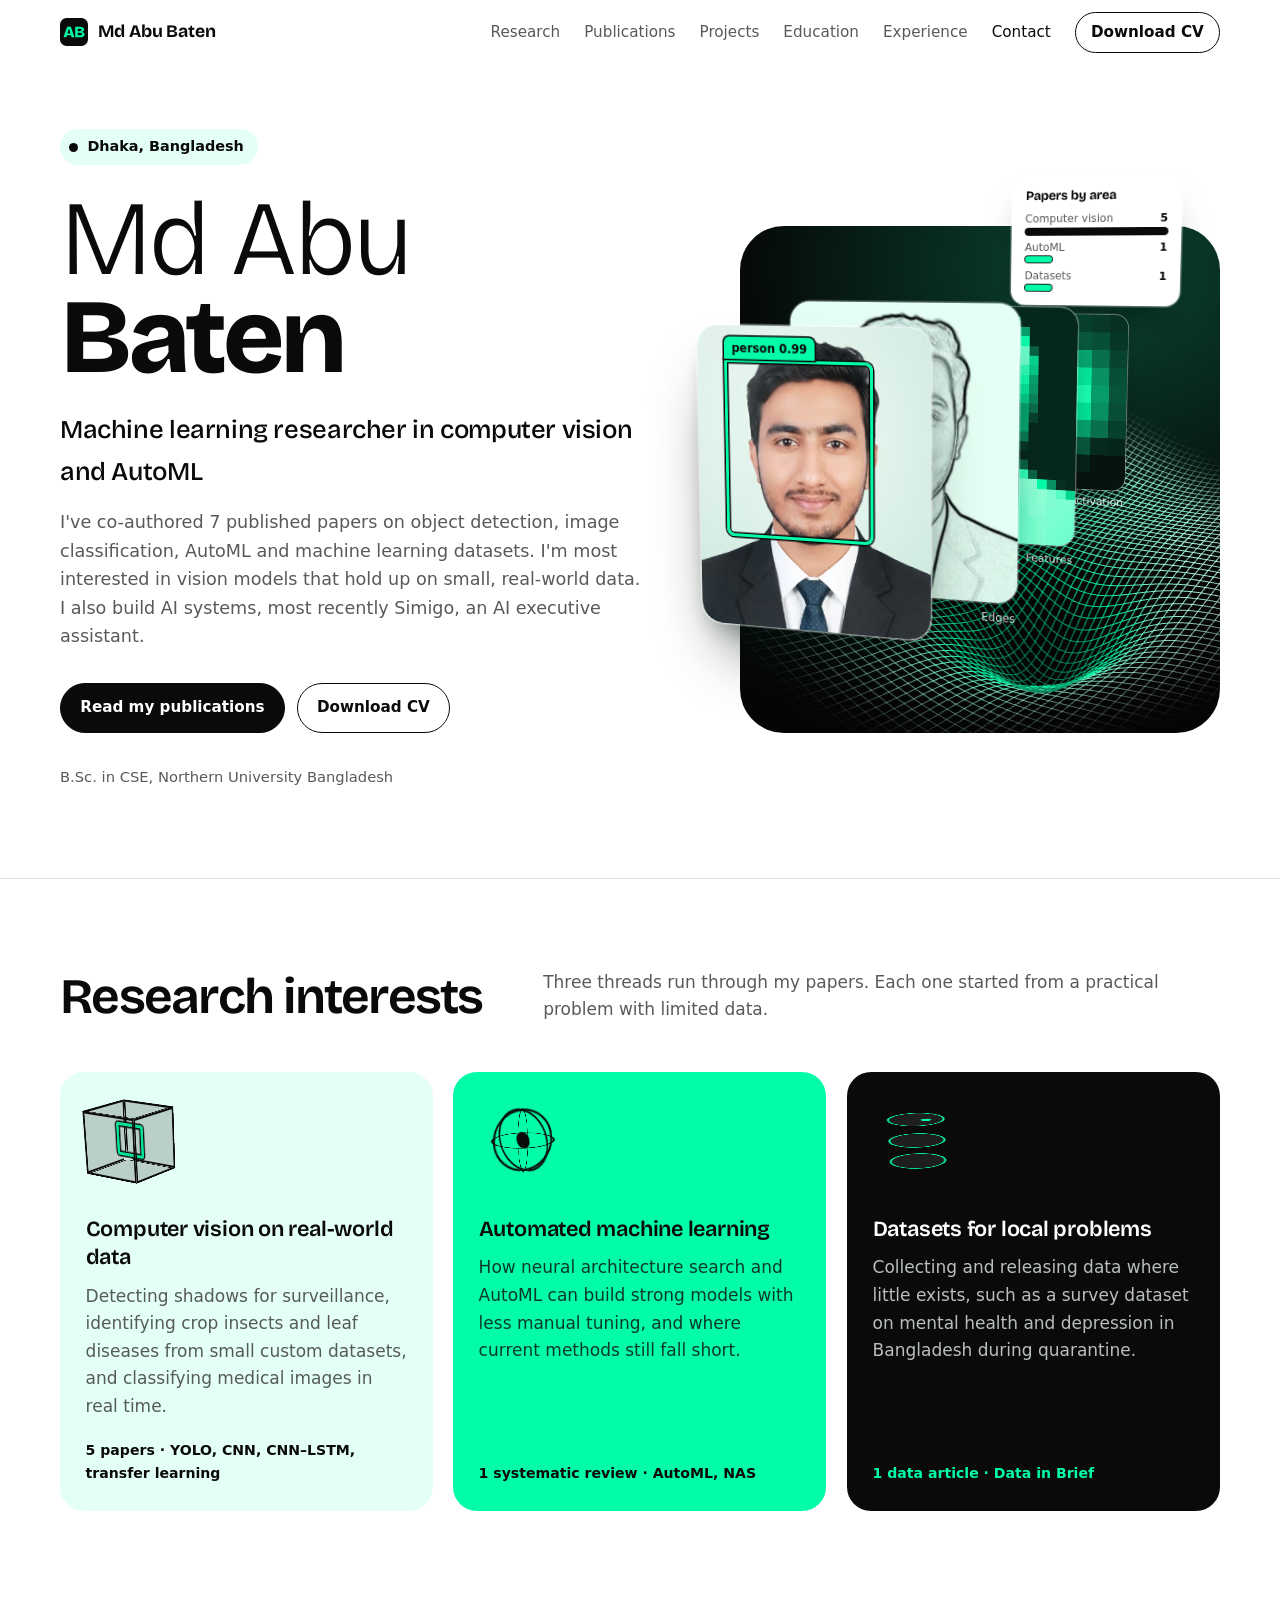
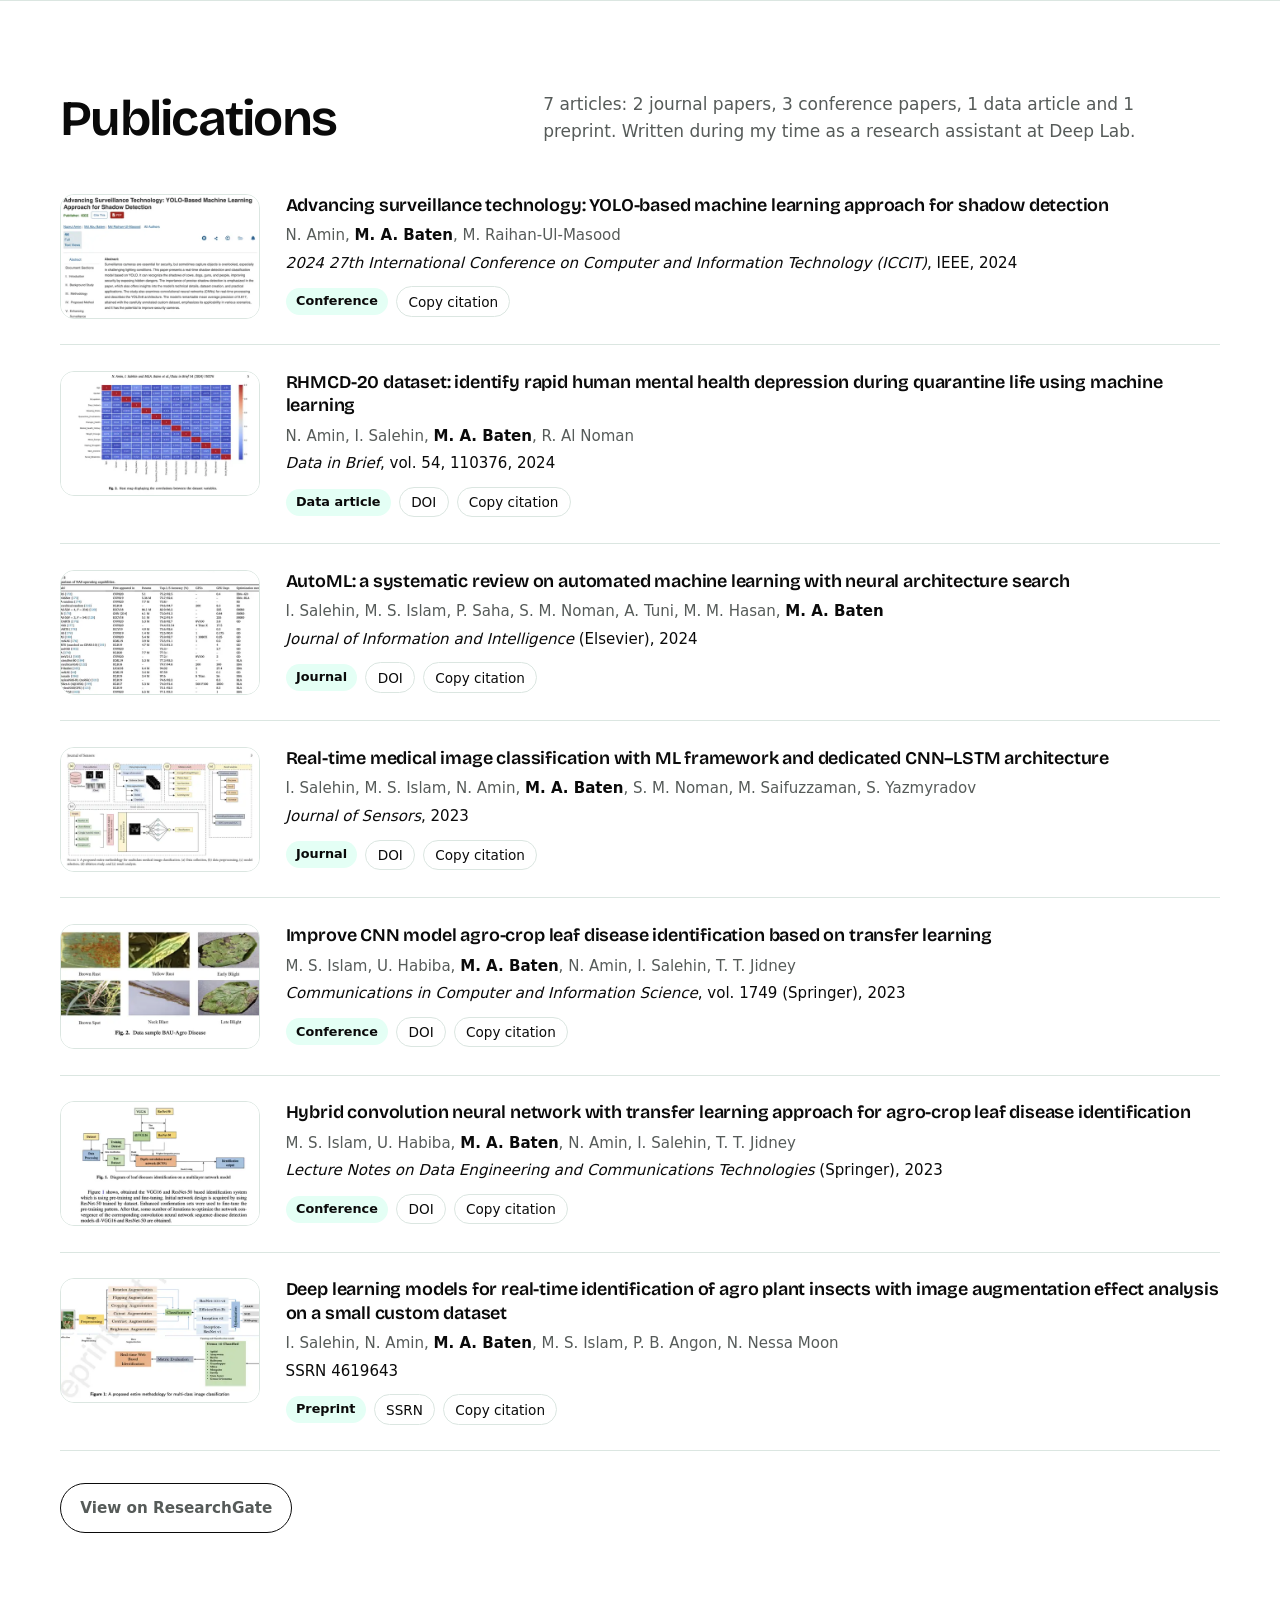
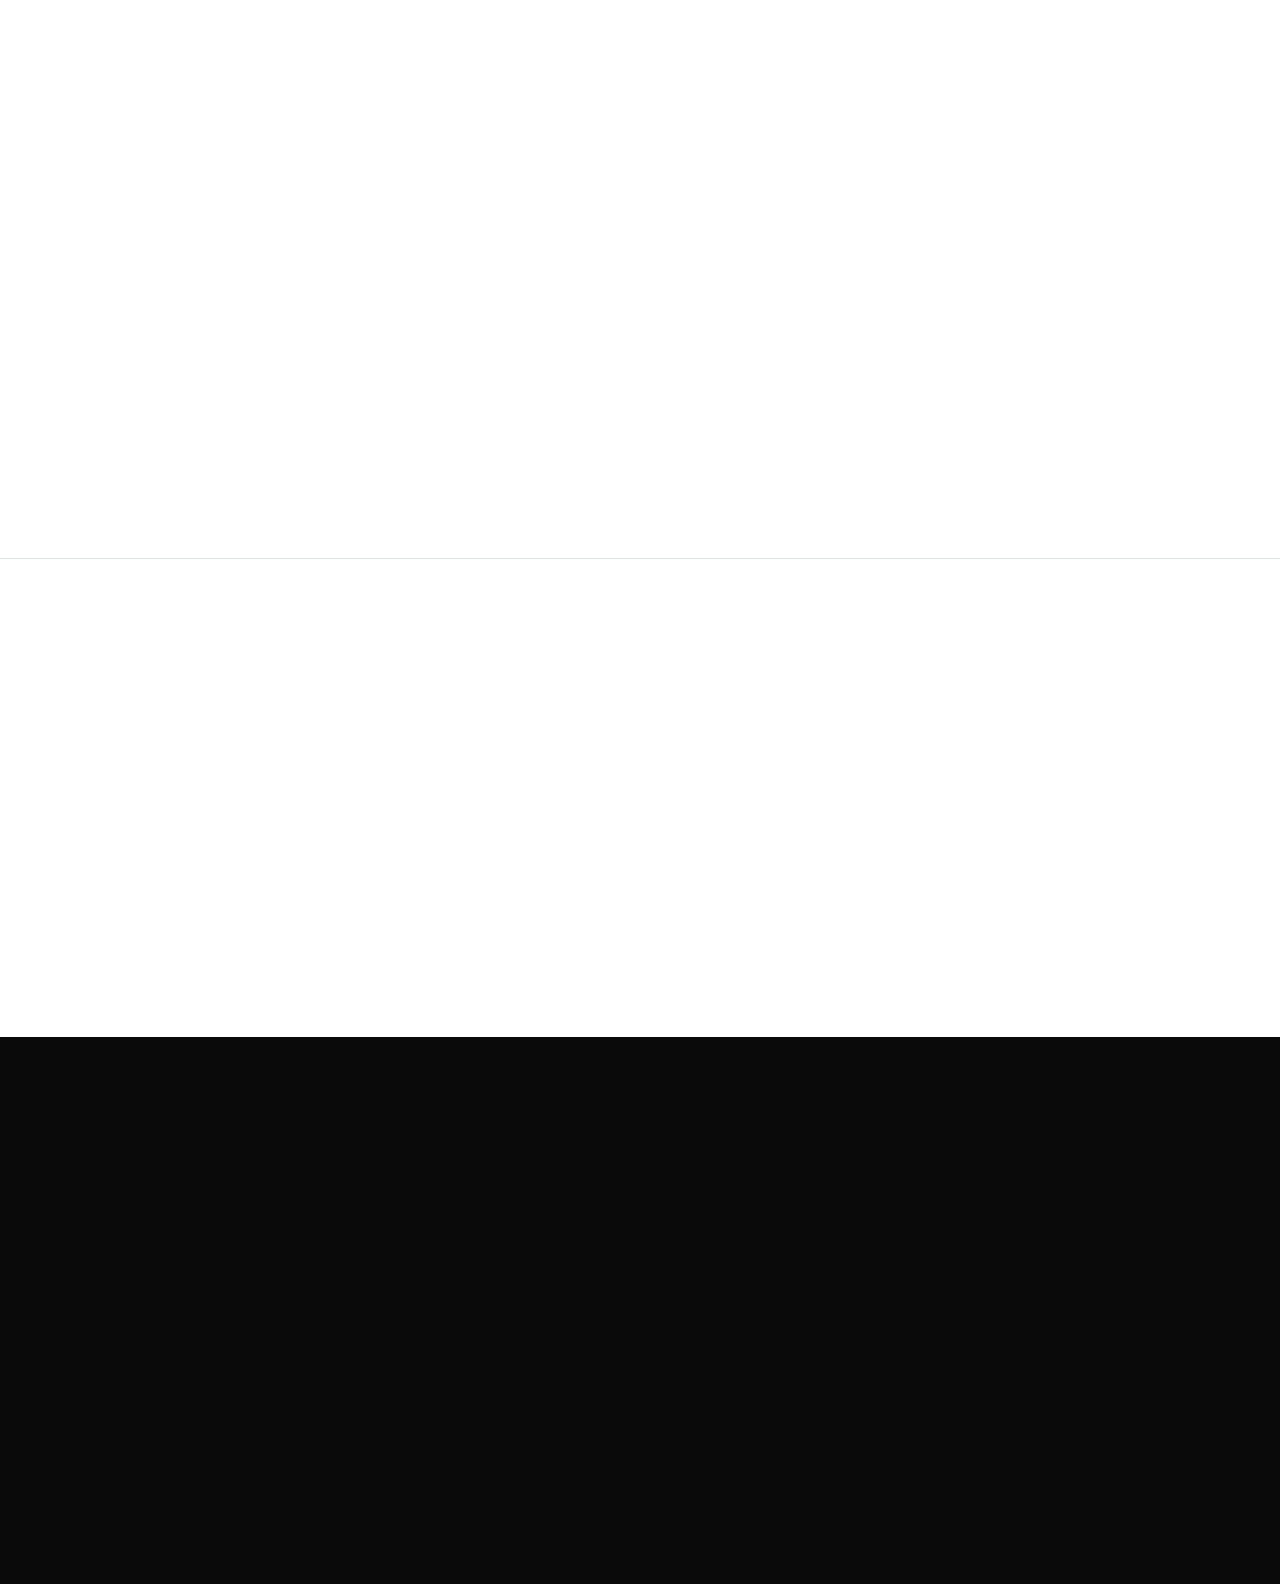
<file: index.html>
<!doctype html>
<html lang="en">
<head>
<meta charset="utf-8">
<meta name="viewport" content="width=device-width, initial-scale=1">
<title>Md Abu Baten — Machine learning researcher, Dhaka</title>
<meta name="description" content="Md Abu Baten is a machine learning researcher from Dhaka with 7 published papers in computer vision, AutoML and applied ML.">
<link rel="canonical" href="https://mrbaten.github.io/">
<meta name="theme-color" content="#0a0a0a">
<meta property="og:type" content="profile">
<meta property="og:title" content="Md Abu Baten — Machine learning researcher">
<meta property="og:description" content="7 published papers in computer vision, AutoML and applied ML. Based in Dhaka, Bangladesh.">
<meta property="og:url" content="https://mrbaten.github.io/">
<meta property="og:image" content="https://mrbaten.github.io/assets/img/og.jpg">
<meta name="twitter:card" content="summary_large_image">
<link rel="icon" href="favicon.ico" sizes="48x48">
<link rel="icon" href="favicon.svg" type="image/svg+xml">
<link rel="icon" href="favicon-32.png" type="image/png" sizes="32x32">
<link rel="apple-touch-icon" href="apple-touch-icon.png">
<link rel="manifest" href="site.webmanifest">
<link rel="preload" href="assets/fonts/brico.woff2" as="font" type="font/woff2" crossorigin>
<link rel="preload" as="image" fetchpriority="high" type="image/avif"
      imagesrcset="assets/img/baten-400.avif 400w, assets/img/baten-720.avif 720w" imagesizes="(max-width: 760px) 200px, 290px">
<script type="application/ld+json">
{"@context":"https://schema.org","@type":"Person","name":"Md Abu Baten","jobTitle":"Machine learning researcher","knowsAbout":["Computer vision","Automated machine learning","Neural architecture search","Deep learning"],"alumniOf":{"@type":"CollegeOrUniversity","name":"Northern University Bangladesh"},"address":{"@type":"PostalAddress","addressLocality":"Dhaka","addressCountry":"BD"},"email":"mailto:abubaten.a@gmail.com","url":"https://mrbaten.github.io/","sameAs":["https://www.linkedin.com/in/mrbaten/","https://github.com/MrBaten","https://www.researchgate.net/profile/Md-Baten-7"]}
</script>
<style>
@font-face{font-family:"Brico";src:url(assets/fonts/brico.woff2) format("woff2");font-weight:200 800;font-display:swap}
:root{
  --paper:#fff;--ink:#0a0a0a;--muted:#565b59;--line:#dbe6e1;--wash:#e4fff5;--wash-2:#c4fbe6;
  --pri:#0a0a0a;--pri-ink:#0a0a0a;--pri-rgb:10,10,10;--on-pri:#ffffff;--sh:0,22,15;--hi:#03fca9;--signal:#03fca9;
  --field:#03fca9;--on-field:#0a0a0a;--on-field-2:#0b3a2a;--field-obj:#0a0a0a;--dark:#0a0a0a;--on-dark-2:#b8bfbc;
  --stage-a:#050505;--stage-b:#0a4732;--slab:linear-gradient(135deg,#5dffc8,#03fca9 50%,#00e296);--on-slab:#0a0a0a;--slab-ring:rgba(0,0,0,.07);
  --r0:#0a7a55;--r1:#05b97d;--r2:#03fca9;--r3:#8dffd6;--r4:#eafff7;--ball:#ffffff;--bar2:#03fca9;--bar3:#03fca9;--on-signal:#0a0a0a;--edge:#0a0a0a;
  --display:"Brico",ui-sans-serif,system-ui,sans-serif;
  --body:ui-sans-serif,system-ui,-apple-system,"Segoe UI",Roboto,"Helvetica Neue",Arial,sans-serif;
  --wrap:min(1160px,100% - 2.5rem);
}
*,*::before,*::after{box-sizing:border-box}
html{scroll-behavior:smooth;-webkit-text-size-adjust:100%;scroll-padding-top:76px}
body{margin:0;background:var(--paper);color:var(--ink);font:400 1.0625rem/1.62 var(--body);overflow-x:clip}
img{max-width:100%;height:auto;display:block}
a{color:inherit}
button{font:inherit;color:inherit}
:focus-visible{outline:3px solid var(--pri);outline-offset:3px;border-radius:6px}
.wrap{width:var(--wrap);margin-inline:auto}
h1,h2,h3{font-family:var(--display);line-height:1.08;margin:0;font-weight:700;letter-spacing:-.02em}
h2{font-size:clamp(2rem,1.3rem + 2.4vw,3.1rem);font-weight:650;letter-spacing:-.035em}
h3{font-size:1.2rem;font-weight:620;letter-spacing:-.01em;line-height:1.3}
p{margin:0}
.skip{position:absolute;left:-9999px}.skip:focus{left:1rem;top:1rem;background:#fff;padding:.5rem 1rem;z-index:10}

/* header + reading progress */
.top{position:sticky;top:0;z-index:20;background:rgba(255,255,255,.82);backdrop-filter:saturate(1.5) blur(14px);-webkit-backdrop-filter:saturate(1.5) blur(14px);border-bottom:1px solid transparent;transition:border-color .2s}
.top.scrolled{border-color:var(--line)}
.top .wrap{display:flex;align-items:center;justify-content:space-between;height:64px;gap:1rem}
.brand{font-family:var(--display);font-weight:700;font-size:1.1rem;text-decoration:none;letter-spacing:-.01em;display:flex;align-items:center;gap:.6rem}
.brand svg{width:28px;height:28px}
.nav{display:flex;gap:1.5rem;align-items:center}
.nav a{text-decoration:none;color:var(--muted);font-size:.95rem}
.nav a:hover,.nav a.on{color:var(--ink)}
.progress{position:absolute;left:0;bottom:-1px;height:2px;width:100%;background:var(--pri);transform-origin:0 50%;transform:scaleX(0)}
@supports (animation-timeline:scroll()){.progress{animation:grow linear both;animation-timeline:scroll(root)}@keyframes grow{to{transform:scaleX(1)}}}
.btn{display:inline-flex;align-items:center;gap:.5rem;padding:.72rem 1.2rem;border-radius:999px;font-weight:600;font-size:.95rem;text-decoration:none;border:1.5px solid var(--ink);background:none;cursor:pointer;transition:background .15s,color .15s,border-color .15s}
.btn.solid{background:var(--pri);border-color:var(--pri);color:var(--on-pri)}
.btn.solid:hover{background:var(--pri-ink);border-color:var(--pri-ink)}
.btn:not(.solid):hover{background:var(--ink);color:#fff}
.nav .btn{padding:.45rem .95rem;color:var(--ink)}
.nav .btn:hover{color:#fff}
@media (max-width:860px){.nav a:not(.btn){display:none}}

/* hero */
.hero{padding:clamp(2rem,5vw,4.5rem) 0 clamp(3.5rem,7vw,6rem);overflow:clip;position:relative}
.hero .wrap{display:grid;grid-template-columns:1.1fr 1fr;gap:clamp(1.5rem,4vw,3.5rem);align-items:center}
.status{display:inline-flex;align-items:center;gap:.6rem;padding:.4rem .9rem .4rem .55rem;border-radius:999px;background:var(--wash);color:var(--pri-ink);font-size:.9rem;font-weight:550;margin-bottom:1.6rem}
.status i{width:9px;height:9px;border-radius:50%;background:var(--pri);box-shadow:0 0 0 0 rgba(var(--pri-rgb),.5);animation:ping 2.4s infinite}
@keyframes ping{70%{box-shadow:0 0 0 8px rgba(var(--pri-rgb),0)}100%{box-shadow:0 0 0 0 rgba(var(--pri-rgb),0)}}
.hero h1{font-size:clamp(3.1rem,1.5rem + 6.4vw,6.6rem);font-weight:770;letter-spacing:-.05em;line-height:.93}
.hero h1 span{display:block;font-weight:280;letter-spacing:-.04em}
.role{font-family:var(--display);font-size:clamp(1.2rem,1rem + .8vw,1.6rem);font-weight:520;margin:1.4rem 0 1rem;color:var(--pri-ink);letter-spacing:-.015em}
.lede{max-width:35em;color:var(--muted);font-size:1.1rem}
.cta{display:flex;flex-wrap:wrap;gap:.75rem;margin-top:2rem}
.where{margin-top:2rem;color:var(--muted);font-size:.92rem}

/* 3D stage: a CNN layer stack (CSS 3D) standing on a loss-landscape terrain (WebGL) */
.hero{isolation:isolate}
.stage{position:absolute;inset:6% 0 -2% 9%;border-radius:44px;overflow:hidden;background:radial-gradient(110% 85% at 75% 8%,var(--stage-b),var(--stage-a) 72%)}
#land{position:absolute;inset:0;width:100%;height:100%}
.scene{position:relative;perspective:1300px;perspective-origin:40% 45%;width:100%;max-width:580px;aspect-ratio:1/1;justify-self:end;margin:0}
.rig{position:absolute;inset:0;transform-style:preserve-3d;transform-origin:45% 50%;transform:rotateX(var(--rx,-7deg)) rotateY(var(--ry,-17deg));will-change:transform}
.floor{display:none;position:absolute;left:-50%;right:-50%;bottom:-6%;height:110%;transform-origin:50% 100%;transform:translateZ(-80px) rotateX(84deg);
  background:linear-gradient(rgba(255,255,255,.22) 1.5px,transparent 1.5px) 0 0/42px 42px,linear-gradient(90deg,rgba(255,255,255,.22) 1.5px,transparent 1.5px) 0 0/42px 42px;
  -webkit-mask:radial-gradient(closest-side,#000 30%,transparent);mask:radial-gradient(closest-side,#000 30%,transparent)}
.nogl .floor{display:block}
.ly{position:absolute;left:0;top:25%;width:47%;aspect-ratio:4/5;border-radius:22px;
  transform:translate3d(calc(var(--k,0)*var(--sp,36%)*var(--g,1)),calc(var(--k,0)*-9%*var(--g,1)),calc(var(--z)*var(--g,1))) scale(var(--s,1));outline-offset:4px}
.ly img{width:100%;height:100%;object-fit:cover;border-radius:inherit}
.fm{box-shadow:0 0 0 1.5px rgba(255,255,255,.35),0 26px 44px -20px rgba(0,0,0,.6);background:var(--wash)}
.px img{image-rendering:pixelated}
.card{overflow:hidden;background:var(--wash);box-shadow:0 0 0 1.5px rgba(255,255,255,.5),0 44px 70px -26px rgba(var(--sh),.7),0 14px 28px -14px rgba(var(--sh),.45)}
.card::after{content:"";position:absolute;inset:0;background:linear-gradient(115deg,rgba(255,255,255,.35),transparent 38%);pointer-events:none}
.cap{position:absolute;right:2px;top:calc(100% + 7px);font-size:calc(.74rem/var(--s,1));color:rgba(255,255,255,.8);white-space:nowrap}
.det{pointer-events:none}
.det b{position:absolute;left:19%;right:19%;top:10%;bottom:33%;border:3px solid var(--signal);border-radius:0 8px 8px 8px;box-shadow:0 0 0 1.5px var(--edge),inset 0 0 0 1.5px var(--edge)}
.det span{position:absolute;left:19%;top:10%;transform:translateY(-100%);background:var(--signal);color:var(--on-signal);font-size:.74rem;font-weight:700;padding:.1rem .5rem;border-radius:6px 6px 0 0;white-space:nowrap;box-shadow:0 0 0 1.5px var(--edge)}
.ly.out{aspect-ratio:auto;width:36%;left:19%;top:1%;background:#fff;padding:.85rem .95rem 1rem;border-radius:16px;font-size:.76rem;line-height:1.3}
.out strong{display:block;font-family:var(--display);font-size:.9rem;margin-bottom:.55rem}
.out p{display:grid;grid-template-columns:1fr auto;gap:.1rem .5rem;margin-top:.45rem;color:var(--muted)}
.out p b{color:var(--ink)}
.out p i{grid-column:1/-1;height:7px;border-radius:4px;background:var(--c);width:var(--w);box-shadow:0 0 0 1px var(--edge)}
@media (prefers-reduced-motion:no-preference){
  .fx{animation:fire 5.6s calc(var(--i)*.34s + 2.4s) infinite}
  @keyframes fire{0%,10%,100%{outline:0 solid transparent}4%{outline:3px solid var(--hi)}}
}
@media (max-width:860px){.hero .wrap{grid-template-columns:1fr}.scene{justify-self:center;max-width:400px;margin-top:1.5rem;--sp:27%}.ly{left:9%;width:40%;top:27%}.ly.out{left:24%;width:34%;top:7%;--k:2.25!important}
  .stage{inset:10% -2% -2% -2%;border-radius:32px}
  .det span{font-size:.66rem}.cap{font-size:calc(.64rem/var(--s,1))}.ly.out{font-size:.66rem;padding:.6rem .7rem}.out strong{font-size:.76rem}}

/* sections */
section{padding:clamp(3.5rem,7vw,6.5rem) 0;border-top:1px solid var(--line)}
.later{content-visibility:auto;contain-intrinsic-size:auto 900px}
.head{display:grid;grid-template-columns:1fr 1.5fr;gap:2rem;align-items:end;margin-bottom:3rem}
.head p{color:var(--muted);max-width:38em}
@media (max-width:760px){.head{grid-template-columns:1fr;gap:.8rem}}
@supports (animation-timeline:view()){
  @media (prefers-reduced-motion:no-preference){
    .later>.wrap{animation:tilt-in linear both;animation-timeline:view();animation-range:entry 0% cover 26%;transform-origin:50% 0}
    @keyframes tilt-in{from{transform:perspective(1400px) rotateX(16deg) translateY(60px) scale(.97);opacity:.2}to{transform:none;opacity:1}}
  }
}

/* research interests: 3D tilt tiles */
.interests{display:grid;grid-template-columns:repeat(3,1fr);gap:1.25rem}
.tile{position:relative;border-radius:24px;padding:1.8rem 1.6rem 1.6rem;background:var(--wash);transform-style:preserve-3d;
  transform:perspective(900px) rotateX(var(--px,0deg)) rotateY(var(--py,0deg));transition:transform .3s ease-out;min-height:300px;display:flex;flex-direction:column}
.tile>*{transform:translateZ(calc(var(--z,0px)*var(--on,0)));transition:transform .35s ease-out}
.tile:hover{--on:1}
.tile>.ow{transform:translateZ(46px);transition:none}
.ow{--z:44px;width:60px;height:60px;margin:1.1rem 0 2.3rem 1.3rem;transform-style:preserve-3d}
.obj{position:relative;width:100%;height:100%;transform-style:preserve-3d;transform:rotateX(-24deg) rotateY(-32deg)}
@media (prefers-reduced-motion:no-preference){.obj{animation:turn 18s linear infinite}@keyframes turn{from{transform:rotateX(-24deg) rotateY(0)}to{transform:rotateX(-24deg) rotateY(360deg)}}}
.obj i,.obj b{position:absolute;display:block}
.cube i{inset:0;border:2px solid var(--pri);background:rgba(var(--pri-rgb),.1)}
.cube i:nth-child(1){transform:translateZ(30px)}.cube i:nth-child(2){transform:rotateY(90deg) translateZ(30px)}.cube i:nth-child(3){transform:rotateY(180deg) translateZ(30px)}
.cube i:nth-child(4){transform:rotateY(270deg) translateZ(30px)}.cube i:nth-child(5){transform:rotateX(90deg) translateZ(30px)}.cube i:nth-child(6){transform:rotateX(-90deg) translateZ(30px)}
.cube b{inset:24%;border:3px solid var(--signal);border-radius:3px;box-shadow:0 0 0 1.5px var(--edge),inset 0 0 0 1.5px var(--edge)}
.gyro i{inset:0;border:2px solid var(--obj);border-radius:50%}
.gyro i:nth-child(2){transform:rotateY(60deg)}.gyro i:nth-child(3){transform:rotateY(120deg)}.gyro i:nth-child(4){transform:rotateX(90deg)}
.gyro b{inset:36%;border-radius:50%;background:var(--obj)}
.disks i{inset:3px;border:2px solid var(--obj);border-radius:50%;background:rgba(255,255,255,.08)}
.disks i:nth-child(1){transform:rotateX(90deg) translateZ(20px)}.disks i:nth-child(2){transform:rotateX(90deg)}.disks i:nth-child(3){transform:rotateX(90deg) translateZ(-20px)}
.disks b{left:62%;top:42%;width:10px;height:10px;border-radius:50%;background:var(--signal);transform:rotateX(90deg) translateZ(21px)}
.tile h3{--z:36px;font-size:1.35rem;margin-bottom:.7rem}
.tile p{--z:20px;color:var(--muted)}
.tile .papers{--z:24px;margin-top:auto;padding-top:1.2rem;font-size:.88rem;color:var(--pri-ink);font-weight:550}
.tile:nth-child(2){background:var(--field);color:var(--on-field);--obj:var(--field-obj)}
.tile:nth-child(2) p{color:var(--on-field-2)}
.tile:nth-child(2) .papers{color:var(--field-obj)}
.tile:nth-child(3){background:var(--dark);color:#fff;--obj:var(--hi)}
.tile:nth-child(3) p{color:var(--on-dark-2)}
.tile:nth-child(3) .papers{color:var(--hi)}
@media (max-width:900px){.interests{grid-template-columns:1fr}.tile{min-height:0}}

/* publications */
.pubs{list-style:none;margin:0;padding:0;counter-reset:p}
.pub{display:grid;grid-template-columns:200px 1fr;gap:1.6rem;padding:1.6rem 0;border-bottom:1px solid var(--line);counter-increment:p}
.pub:first-child{padding-top:0}
.thumb{position:relative;perspective:700px}
.thumb>*{display:block;width:100%;aspect-ratio:16/10;border-radius:14px;border:1px solid var(--line);object-fit:cover;background:var(--wash);
  transform:rotateX(var(--px,0deg)) rotateY(var(--py,0deg));transition:transform .25s ease-out,box-shadow .25s}
.pub:hover .thumb>*{box-shadow:0 22px 36px -18px rgba(var(--sh),.5)}
.pub h3{font-size:1.12rem;font-weight:620}
.pub h3 a{text-decoration:none}
.pub h3 a:hover{text-decoration:underline;text-decoration-thickness:1.5px;text-underline-offset:3px}
.authors{margin:.4rem 0 .2rem;color:var(--muted);font-size:.94rem}
.authors strong{color:var(--ink);font-weight:650}
.venue{font-size:.94rem}
.venue em{font-style:italic}
.meta{display:flex;flex-wrap:wrap;gap:.5rem;margin-top:.7rem;align-items:center}
.kind{font-size:.8rem;padding:.2rem .65rem;border-radius:999px;background:var(--wash);color:var(--pri-ink);font-weight:550}
.link{font-size:.85rem;padding:.2rem .7rem;border-radius:999px;border:1px solid var(--line);text-decoration:none;background:#fff;cursor:pointer}
.link:hover{border-color:var(--ink)}
.pubnote{margin-top:2rem;display:flex;flex-wrap:wrap;gap:.75rem;align-items:center;color:var(--muted)}
@media (max-width:640px){.pub{grid-template-columns:1fr;gap:.9rem}.thumb{max-width:280px}}

/* projects */
.projects{display:grid;grid-template-columns:repeat(3,1fr);gap:1.25rem}
.proj{position:relative;border-radius:24px;padding:1.7rem 1.6rem 1.5rem;background:var(--wash);display:flex;flex-direction:column;gap:.75rem;
  transform:perspective(900px) rotateX(var(--px,0deg)) rotateY(var(--py,0deg));transition:transform .3s ease-out}
.proj .when{font-size:.85rem;color:var(--muted)}
.proj h3{font-size:1.3rem}
.proj p{color:var(--muted)}
.proj .chips li{font-size:.82rem;background:rgba(255,255,255,.6)}
.proj .go{margin-top:auto;padding-top:.5rem;align-self:flex-start}
.proj.feat{grid-column:span 2;background:var(--dark);color:#fff;display:grid;grid-template-columns:1.25fr 1fr;gap:1.5rem 2rem;align-items:start}
.proj.feat .txt{display:flex;flex-direction:column;gap:.75rem}
.proj.feat h3{font-size:clamp(1.6rem,1.2rem + 1.2vw,2.2rem)}
.proj.feat p,.proj.feat .when{color:var(--on-dark-2)}
.proj.feat .chips li{background:transparent;border-color:#33363a;color:#e6e8ea}
.proj.feat.wide{grid-column:1/-1}
.proj.feat .link{background:var(--hi);color:var(--ink);border-color:var(--hi)}
.proj.feat .link:hover{border-color:#fff}
.golinks{display:flex;flex-wrap:wrap;gap:.5rem;margin-top:auto;padding-top:.5rem}
.proj.feat .link.alt{background:transparent;color:#fff;border-color:#33363a}
.proj.feat .link.alt:hover{border-color:#fff}
.shot{position:relative;display:block;border-radius:16px;overflow:hidden;border:1px solid #26292b;text-decoration:none;transform:translateZ(calc(40px*var(--on,0)));transition:transform .35s ease-out,border-color .3s}
.shot img{display:block;width:100%;height:auto}
.shot:hover{border-color:var(--hi)}
.shot-cap{position:absolute;left:.75rem;bottom:.75rem;padding:.3rem .7rem;border-radius:999px;background:rgba(10,10,10,.82);color:var(--hi);font-size:.8rem;font-weight:600;border:1px solid #1f5f4a}
.runs{list-style:none;margin:0;padding:0;display:grid;gap:.5rem;transform-style:preserve-3d}
.runs li{display:flex;align-items:center;gap:.7rem;padding:.7rem .9rem;border-radius:14px;background:#151617;border:1px solid #26292b;font-weight:550;transform:translateZ(calc(var(--d)*var(--on,0)))}
.runs li::before{content:"";width:9px;height:9px;border-radius:50%;background:var(--hi);box-shadow:0 0 12px var(--hi);flex:none}
.proj:hover{--on:1}
.runs li{transition:transform .35s ease-out}
.private{font-size:.85rem;color:var(--on-dark-2)}
@media (max-width:900px){.projects{grid-template-columns:1fr 1fr}.proj.feat{grid-column:1/-1}}
@media (max-width:640px){.projects{grid-template-columns:1fr}.proj.feat{grid-template-columns:1fr}}

/* timeline */
.tl{list-style:none;margin:0;padding:0}
.tl>li{display:grid;grid-template-columns:11rem 1fr;gap:1.5rem;padding:1.5rem 0;border-bottom:1px solid var(--line)}
.tl>li:first-child{padding-top:0}
.tl time{color:var(--muted);font-size:.95rem;font-variant-numeric:tabular-nums;padding-top:.15rem}
.tl .org{color:var(--pri-ink);font-weight:600;margin:.15rem 0 .45rem}
.tl ul{margin:.3rem 0 0;padding-left:1.1rem;color:var(--muted)}
.tl li li{margin:.2rem 0}
.tl p{color:var(--muted)}
@media (max-width:640px){.tl>li{grid-template-columns:1fr;gap:.3rem}}

/* education */
.edu{display:grid;grid-template-columns:1.4fr 1fr;gap:1.25rem;perspective:1000px}
.slab{border-radius:24px;padding:clamp(1.5rem,3vw,2.2rem);background:var(--wash)}
.slab.main{background:var(--slab);color:var(--on-slab);position:relative;overflow:hidden}
.slab.main::after{content:"";position:absolute;right:-60px;top:-60px;width:240px;height:240px;border-radius:50%;border:40px solid var(--slab-ring)}
.slab .yr{font-size:.9rem;opacity:.8}
.slab h3{font-size:1.5rem;margin:.4rem 0 .3rem}
.slab .sch{opacity:.85}
.facts{display:flex;flex-wrap:wrap;gap:2.2rem;margin-top:1.8rem}
.facts div{font-size:.9rem;opacity:.85}
.facts b{display:block;font-family:var(--display);font-size:2.2rem;font-weight:700;letter-spacing:-.03em;opacity:1;line-height:1.1}
.slab:not(.main) h3{font-size:1.25rem}
.slab:not(.main) p{color:var(--muted)}
.slab + .slab{margin-top:0}
.stack{display:grid;gap:1.25rem}
@media (max-width:860px){.edu{grid-template-columns:1fr}}

/* skills */
.skills{display:grid;grid-template-columns:repeat(4,1fr);gap:2rem}
.skills h3{font-size:1.05rem;margin-bottom:.8rem}
.chips{display:flex;flex-wrap:wrap;gap:.45rem;list-style:none;margin:0;padding:0}
.chips li{font-size:.9rem;padding:.3rem .7rem;border:1px solid var(--line);border-radius:999px}
@media (max-width:900px){.skills{grid-template-columns:repeat(2,1fr)}}
@media (max-width:520px){.skills{grid-template-columns:1fr}}

/* contact */
.contact{background:var(--dark);color:#fff;border-top:0}
.contact .head p{color:#b9bdd1}
.mail{font-family:var(--display);font-size:clamp(1.6rem,1rem + 3.4vw,3.6rem);font-weight:600;letter-spacing:-.03em;text-decoration:none;border-bottom:3px solid var(--hi);word-break:break-word}
.mail:hover{color:var(--hi)}
.links{display:flex;flex-wrap:wrap;gap:.75rem;margin-top:2.4rem}
.links a{display:inline-flex;align-items:center;gap:.5rem;padding:.6rem 1rem;border:1px solid #3a3d5c;border-radius:999px;text-decoration:none;font-size:.95rem}
.links a:hover{border-color:#fff}
.links svg{width:18px;height:18px;fill:currentColor}
.foot{color:#8b8fa6;font-size:.88rem;margin-top:4rem}
.toast{position:fixed;left:50%;bottom:24px;transform:translate(-50%,20px);opacity:0;background:var(--ink);color:#fff;padding:.6rem 1rem;border-radius:12px;font-size:.92rem;transition:.2s;pointer-events:none;z-index:30}
.toast.show{opacity:1;transform:translate(-50%,0)}
@media (prefers-reduced-motion:reduce){html{scroll-behavior:auto}*{transition:none!important}.status i{animation:none}}
</style>
</head>
<body>
<a class="skip" href="#main">Skip to content</a>
<header class="top" id="top">
  <div class="wrap">
    <a class="brand" href="#main"><svg aria-hidden="true" viewBox="0 0 64 64"><rect width="64" height="64" rx="15" fill="#0a0a0a"/><path fill="#03fca9" d="M8.054545454545455 44.0 16.2 20.0H24.78181818181818L32.92727272727272 44.0H26.527272727272727L20.78181818181818 24.581818181818182H20.2L14.454545454545455 44.0ZM12.89090909090909 39.49090909090909V35.56363636363636H28.963636363636365V39.49090909090909ZM34.85454545454545 44.0V20.0H45.21818181818182Q47.47272727272727 20.0 49.272727272727266 20.381818181818183Q51.07272727272727 20.763636363636365 52.345454545454544 21.545454545454547Q53.61818181818182 22.327272727272728 54.29090909090909 23.545454545454547Q54.96363636363636 24.763636363636365 54.96363636363636 26.436363636363637Q54.96363636363636 27.854545454545455 54.36363636363636 28.90909090909091Q53.763636363636365 29.963636363636365 52.49090909090909 30.618181818181817Q51.21818181818182 31.272727272727273 49.10909090909091 31.490909090909092V32.10909090909091Q52.599999999999994 32.32727272727273 54.272727272727266 33.78181818181818Q55.94545454545454 35.236363636363635 55.94545454545454 37.70909090909091Q55.94545454545454 39.81818181818182 54.81818181818181 41.2Q53.69090909090909 42.58181818181818 51.50909090909091 43.29090909090909Q49.32727272727273 44.0 46.127272727272725 44.0ZM40.45454545454545 39.345454545454544H45.90909090909091Q48.127272727272725 39.345454545454544 49.18181818181818 38.709090909090904Q50.236363636363635 38.07272727272727 50.236363636363635 36.69090909090909Q50.236363636363635 35.163636363636364 48.96363636363636 34.400000000000006Q47.69090909090909 33.63636363636364 45.07272727272727 33.63636363636364H40.45454545454545ZM40.45454545454545 30.072727272727274H44.272727272727266Q46.85454545454545 30.072727272727274 48.05454545454545 29.363636363636367Q49.25454545454545 28.654545454545456 49.25454545454545 27.236363636363638Q49.25454545454545 25.854545454545455 48.14545454545454 25.21818181818182Q47.03636363636363 24.581818181818182 44.78181818181818 24.581818181818182H40.45454545454545Z"/></svg>Md Abu Baten</a>
    <nav class="nav" aria-label="Main">
      <a href="#research">Research</a>
      <a href="#publications">Publications</a>
      <a href="#projects">Projects</a>
      <a href="#education">Education</a>
      <a href="#experience">Experience</a>
      <a href="#contact">Contact</a>
      <a class="btn" href="assets/MdAbuBaten_Resume_2026.pdf" download>Download CV</a>
    </nav>
  </div>
  <div class="progress" aria-hidden="true"></div>
</header>

<main id="main">
<div class="hero">
  <div class="wrap">
    <div>
      <p class="status"><i aria-hidden="true"></i>Dhaka, Bangladesh</p>
      <h1><span>Md Abu</span>Baten</h1>
      <p class="role">Machine learning researcher in computer vision and AutoML</p>
      <p class="lede">I've co-authored 7 published papers on object detection, image classification, AutoML and machine learning datasets. I'm most interested in vision models that hold up on small, real-world data. I also build AI systems, most recently Simigo, an AI executive assistant.</p>
      <div class="cta">
        <a class="btn solid" href="#publications">Read my publications</a>
        <a class="btn" href="assets/MdAbuBaten_Resume_2026.pdf" download>Download CV</a>
      </div>
      <p class="where">B.Sc. in CSE, Northern University Bangladesh</p>
    </div>
    <div class="scene" id="scene">
      <div class="stage" aria-hidden="true"><canvas id="land"></canvas></div>
      <div class="rig" id="rig">
        <div class="floor" aria-hidden="true"></div>
        <div class="ly out fm fx" style="--z:-300px;--k:3.15;--i:4" aria-hidden="true">
          <strong>Papers by area</strong>
          <p>Computer vision <b>5</b><i style="--w:100%;--c:var(--pri)"></i></p>
          <p>AutoML <b>1</b><i style="--w:20%;--c:var(--bar2)"></i></p>
          <p>Datasets <b>1</b><i style="--w:20%;--c:var(--bar3)"></i></p>
        </div>
        <div class="ly fm px fx" style="--z:-225px;--k:3;--s:.62;--i:3" aria-hidden="true"><span class="cap">Activation</span><img src="[data-uri]" width="8" height="10" alt=""></div>
        <div class="ly fm px fx" style="--z:-150px;--k:2;--s:.82;--i:2" aria-hidden="true"><span class="cap">Features</span><img src="[data-uri]" width="20" height="25" alt=""></div>
        <div class="ly fm fx" style="--z:-65px;--k:1;--i:1" aria-hidden="true"><span class="cap">Edges</span><img src="assets/img/fm-edges.webp" width="360" height="450" alt="" decoding="async" fetchpriority="low"></div>
        <picture class="ly card fx" style="--z:40px;--i:0">
          <source type="image/avif" srcset="assets/img/baten-400.avif 400w, assets/img/baten-720.avif 720w" sizes="(max-width: 760px) 200px, 290px">
          <img src="assets/img/baten-720.webp" srcset="assets/img/baten-400.webp 400w, assets/img/baten-720.webp 720w" sizes="(max-width: 760px) 200px, 290px" width="720" height="900" alt="Portrait of Md Abu Baten" fetchpriority="high">
        </picture>
        <div class="ly det" style="--z:88px" aria-hidden="true"><b></b><span>person 0.99</span></div>
      </div>
    </div>
  </div>
</div>

<section id="research" class="later">
  <div class="wrap">
    <div class="head">
      <h2>Research interests</h2>
      <p>Three threads run through my papers. Each one started from a practical problem with limited data.</p>
    </div>
    <div class="interests">
      <article class="tile">
        <div class="ow" aria-hidden="true"><div class="obj cube"><i></i><i></i><i></i><i></i><i></i><i></i><b></b></div></div>
        <h3>Computer vision on real-world data</h3>
        <p>Detecting shadows for surveillance, identifying crop insects and leaf diseases from small custom datasets, and classifying medical images in real time.</p>
        <p class="papers">5 papers · YOLO, CNN, CNN–LSTM, transfer learning</p>
      </article>
      <article class="tile">
        <div class="ow" aria-hidden="true"><div class="obj gyro"><i></i><i></i><i></i><i></i><b></b></div></div>
        <h3>Automated machine learning</h3>
        <p>How neural architecture search and AutoML can build strong models with less manual tuning, and where current methods still fall short.</p>
        <p class="papers">1 systematic review · AutoML, NAS</p>
      </article>
      <article class="tile">
        <div class="ow" aria-hidden="true"><div class="obj disks"><i></i><i></i><i></i><b></b></div></div>
        <h3>Datasets for local problems</h3>
        <p>Collecting and releasing data where little exists, such as a survey dataset on mental health and depression in Bangladesh during quarantine.</p>
        <p class="papers">1 data article · Data in Brief</p>
      </article>
    </div>
  </div>
</section>

<section id="publications" class="later">
  <div class="wrap">
    <div class="head">
      <h2>Publications</h2>
      <p>7 articles: 2 journal papers, 3 conference papers, 1 data article and 1 preprint. Written during my time as a research assistant at Deep Lab.</p>
    </div>
    <ol class="pubs">
      <li class="pub">
        <div class="thumb"><img src="assets/img/pub-shadow.webp" width="480" height="300" alt="" loading="lazy" decoding="async"></div>
        <div>
          <h3>Advancing surveillance technology: YOLO-based machine learning approach for shadow detection</h3>
          <p class="authors">N. Amin, <strong>M. A. Baten</strong>, M. Raihan-Ul-Masood</p>
          <p class="venue"><em>2024 27th International Conference on Computer and Information Technology (ICCIT)</em>, IEEE, 2024</p>
          <div class="meta"><span class="kind">Conference</span><button class="link" data-cite="N. Amin, M. A. Baten, and M. Raihan-Ul-Masood. Advancing surveillance technology: YOLO-based machine learning approach for shadow detection. In 2024 27th International Conference on Computer and Information Technology (ICCIT), IEEE, 2024.">Copy citation</button></div>
        </div>
      </li>
      <li class="pub">
        <div class="thumb"><img src="assets/img/pub-rhmcd20.webp" width="480" height="300" alt="" loading="lazy" decoding="async"></div>
        <div>
          <h3><a href="https://doi.org/10.1016/j.dib.2024.110376" target="_blank" rel="noopener">RHMCD-20 dataset: identify rapid human mental health depression during quarantine life using machine learning</a></h3>
          <p class="authors">N. Amin, I. Salehin, <strong>M. A. Baten</strong>, R. Al Noman</p>
          <p class="venue"><em>Data in Brief</em>, vol. 54, 110376, 2024</p>
          <div class="meta"><span class="kind">Data article</span><a class="link" href="https://doi.org/10.1016/j.dib.2024.110376" target="_blank" rel="noopener">DOI</a><button class="link" data-cite="N. Amin, I. Salehin, M. A. Baten, and R. Al Noman. RHMCD-20 dataset: Identify rapid human mental health depression during quarantine life using machine learning. Data in Brief, 54:110376, 2024. https://doi.org/10.1016/j.dib.2024.110376">Copy citation</button></div>
        </div>
      </li>
      <li class="pub">
        <div class="thumb"><img src="assets/img/pub-automl.webp" width="480" height="300" alt="" loading="lazy" decoding="async"></div>
        <div>
          <h3><a href="https://doi.org/10.1016/j.jiixd.2023.10.002" target="_blank" rel="noopener">AutoML: a systematic review on automated machine learning with neural architecture search</a></h3>
          <p class="authors">I. Salehin, M. S. Islam, P. Saha, S. M. Noman, A. Tuni, M. M. Hasan, <strong>M. A. Baten</strong></p>
          <p class="venue"><em>Journal of Information and Intelligence</em> (Elsevier), 2024</p>
          <div class="meta"><span class="kind">Journal</span><a class="link" href="https://doi.org/10.1016/j.jiixd.2023.10.002" target="_blank" rel="noopener">DOI</a><button class="link" data-cite="I. Salehin, M. S. Islam, P. Saha, S. M. Noman, A. Tuni, M. M. Hasan, and M. A. Baten. AutoML: A systematic review on automated machine learning with neural architecture search. Journal of Information and Intelligence, 2024. https://doi.org/10.1016/j.jiixd.2023.10.002">Copy citation</button></div>
        </div>
      </li>
      <li class="pub">
        <div class="thumb"><img src="assets/img/pub-cnn-lstm.webp" width="480" height="300" alt="" loading="lazy" decoding="async"></div>
        <div>
          <h3><a href="https://doi.org/10.1155/2023/3717035" target="_blank" rel="noopener">Real-time medical image classification with ML framework and dedicated CNN–LSTM architecture</a></h3>
          <p class="authors">I. Salehin, M. S. Islam, N. Amin, <strong>M. A. Baten</strong>, S. M. Noman, M. Saifuzzaman, S. Yazmyradov</p>
          <p class="venue"><em>Journal of Sensors</em>, 2023</p>
          <div class="meta"><span class="kind">Journal</span><a class="link" href="https://doi.org/10.1155/2023/3717035" target="_blank" rel="noopener">DOI</a><button class="link" data-cite="I. Salehin, M. S. Islam, N. Amin, M. A. Baten, S. M. Noman, M. Saifuzzaman, and S. Yazmyradov. Real-time medical image classification with ML framework and dedicated CNN–LSTM architecture. Journal of Sensors, 2023. https://doi.org/10.1155/2023/3717035">Copy citation</button></div>
        </div>
      </li>
      <li class="pub">
        <div class="thumb"><img src="assets/img/pub-leaf-cnn.webp" width="480" height="300" alt="" loading="lazy" decoding="async"></div>
        <div>
          <h3><a href="https://link.springer.com/chapter/10.1007/978-3-031-25088-0_22" target="_blank" rel="noopener">Improve CNN model agro-crop leaf disease identification based on transfer learning</a></h3>
          <p class="authors">M. S. Islam, U. Habiba, <strong>M. A. Baten</strong>, N. Amin, I. Salehin, T. T. Jidney</p>
          <p class="venue"><em>Communications in Computer and Information Science</em>, vol. 1749 (Springer), 2023</p>
          <div class="meta"><span class="kind">Conference</span><a class="link" href="https://doi.org/10.1007/978-3-031-25088-0_22" target="_blank" rel="noopener">DOI</a><button class="link" data-cite="M. S. Islam, U. Habiba, M. A. Baten, N. Amin, I. Salehin, and T. T. Jidney. Improve CNN model agro-crop leaf disease identification based on transfer learning. Communications in Computer and Information Science, vol. 1749, Springer, 2023. https://doi.org/10.1007/978-3-031-25088-0_22">Copy citation</button></div>
        </div>
      </li>
      <li class="pub">
        <div class="thumb"><img src="assets/img/pub-leaf-hybrid.webp" width="480" height="300" alt="" loading="lazy" decoding="async"></div>
        <div>
          <h3><a href="https://link.springer.com/chapter/10.1007/978-3-031-24475-9_18" target="_blank" rel="noopener">Hybrid convolution neural network with transfer learning approach for agro-crop leaf disease identification</a></h3>
          <p class="authors">M. S. Islam, U. Habiba, <strong>M. A. Baten</strong>, N. Amin, I. Salehin, T. T. Jidney</p>
          <p class="venue"><em>Lecture Notes on Data Engineering and Communications Technologies</em> (Springer), 2023</p>
          <div class="meta"><span class="kind">Conference</span><a class="link" href="https://doi.org/10.1007/978-3-031-24475-9_18" target="_blank" rel="noopener">DOI</a><button class="link" data-cite="M. S. Islam, U. Habiba, M. A. Baten, N. Amin, I. Salehin, and T. T. Jidney. Hybrid convolution neural network with transfer learning approach for agro-crop leaf disease identification. Lecture Notes on Data Engineering and Communications Technologies, Springer, 2023. https://doi.org/10.1007/978-3-031-24475-9_18">Copy citation</button></div>
        </div>
      </li>
      <li class="pub">
        <div class="thumb"><img src="assets/img/pub-insects.webp" width="480" height="300" alt="" loading="lazy" decoding="async"></div>
        <div>
          <h3><a href="https://dx.doi.org/10.2139/ssrn.4619643" target="_blank" rel="noopener">Deep learning models for real-time identification of agro plant insects with image augmentation effect analysis on a small custom dataset</a></h3>
          <p class="authors">I. Salehin, N. Amin, <strong>M. A. Baten</strong>, M. S. Islam, P. B. Angon, N. Nessa Moon</p>
          <p class="venue">SSRN 4619643</p>
          <div class="meta"><span class="kind">Preprint</span><a class="link" href="https://dx.doi.org/10.2139/ssrn.4619643" target="_blank" rel="noopener">SSRN</a><button class="link" data-cite="I. Salehin, N. Amin, M. A. Baten, M. S. Islam, P. B. Angon, and N. Nessa Moon. Deep learning models for real-time identification of agro plant insects with image augmentation effect analysis on a small custom dataset. Available at SSRN 4619643. https://dx.doi.org/10.2139/ssrn.4619643">Copy citation</button></div>
        </div>
      </li>
    </ol>
    <div class="pubnote"><a class="btn" href="https://www.researchgate.net/profile/Md-Baten-7" target="_blank" rel="noopener">View on ResearchGate</a></div>
  </div>
</section>

<section id="projects" class="later">
  <div class="wrap">
    <div class="head">
      <h2>Projects</h2>
      <p>Systems I've built outside my papers, from a working AI assistant, a C compiler and a database engine to recommendation and forecasting models.</p>
    </div>
    <div class="projects">
      <article class="proj feat">
        <div class="txt">
          <p class="when">Oct 2026 – present · sole builder</p>
          <h3>Simigo, an AI executive assistant</h3>
          <p>An assistant for company MDs. It runs their email, calendar, tasks, reminders and meeting minutes from one web app. Business reports come from Excel and CSV uploads, with every figure computed in SQL and checked against the database.</p>
          <ul class="chips"><li>Python</li><li>PostgreSQL</li><li>JavaScript</li><li>LLM APIs</li></ul>
          <p class="private">Private code</p>
        </div>
        <ul class="runs" aria-label="What Simigo runs">
          <li style="--d:18px">Email</li><li style="--d:30px">Calendar</li><li style="--d:42px">Tasks and reminders</li><li style="--d:54px">Meeting minutes</li><li style="--d:66px">Reports from Excel and CSV</li>
        </ul>
      </article>
      <article class="proj">
        <p class="when">Mar – Dec 2023</p>
        <h3>Shadow recognition system</h3>
        <p>A machine learning system that identifies the shadows of people and objects in images, built on the YOLOv3 object detection architecture.</p>
        <ul class="chips"><li>Python</li><li>YOLOv3</li><li>Computer vision</li></ul>
        <p class="when" style="margin-top:auto">Research project at Deep Lab</p>
      </article>
      <article class="proj">
        <p class="when">2025</p>
        <h3>Nexus, a product recommendation engine</h3>
        <p>A hybrid recommender for online shops that mixes collaborative filtering with content-based filtering (TF-IDF and embeddings), and adjusts suggestions to what a shopper is doing in the current session.</p>
        <ul class="chips"><li>FastAPI</li><li>PostgreSQL + pgvector</li><li>Redis</li><li>scikit-learn</li><li>Docker</li></ul>
        <a class="link go" href="https://github.com/MrBaten/nexus-ai-recommender" target="_blank" rel="noopener"><svg viewBox="0 0 24 24" aria-hidden="true" width="16" height="16" style="fill:currentColor"><path d="M12 2a10 10 0 0 0-3.16 19.49c.5.09.68-.22.68-.48v-1.7c-2.78.6-3.37-1.34-3.37-1.34-.45-1.16-1.11-1.47-1.11-1.47-.91-.62.07-.6.07-.6 1 .07 1.53 1.03 1.53 1.03.9 1.52 2.34 1.08 2.91.83.09-.65.35-1.09.63-1.34-2.22-.25-4.55-1.11-4.55-4.94 0-1.09.39-1.98 1.03-2.68-.1-.25-.45-1.27.1-2.64 0 0 .84-.27 2.75 1.02a9.5 9.5 0 0 1 5 0c1.91-1.3 2.75-1.02 2.75-1.02.55 1.37.2 2.39.1 2.64.64.7 1.03 1.59 1.03 2.68 0 3.84-2.34 4.68-4.57 4.93.36.31.68.92.68 1.85v2.75c0 .27.18.58.69.48A10 10 0 0 0 12 2Z"/></svg> View code</a>
      </article>
      <article class="proj">
        <p class="when">2025</p>
        <h3>Customer deposit forecasting</h3>
        <p>Predicts each customer's next-day deposit from 12 months of their history. Includes data preparation, exploratory analysis and feature engineering on synthetic data for 1,000 customers.</p>
        <ul class="chips"><li>Python</li><li>Random Forest</li><li>XGBoost</li><li>LightGBM</li></ul>
        <a class="link go" href="https://github.com/MrBaten/deposit-forecast-ml" target="_blank" rel="noopener"><svg viewBox="0 0 24 24" aria-hidden="true" width="16" height="16" style="fill:currentColor"><path d="M12 2a10 10 0 0 0-3.16 19.49c.5.09.68-.22.68-.48v-1.7c-2.78.6-3.37-1.34-3.37-1.34-.45-1.16-1.11-1.47-1.11-1.47-.91-.62.07-.6.07-.6 1 .07 1.53 1.03 1.53 1.03.9 1.52 2.34 1.08 2.91.83.09-.65.35-1.09.63-1.34-2.22-.25-4.55-1.11-4.55-4.94 0-1.09.39-1.98 1.03-2.68-.1-.25-.45-1.27.1-2.64 0 0 .84-.27 2.75 1.02a9.5 9.5 0 0 1 5 0c1.91-1.3 2.75-1.02 2.75-1.02.55 1.37.2 2.39.1 2.64.64.7 1.03 1.59 1.03 2.68 0 3.84-2.34 4.68-4.57 4.93.36.31.68.92.68 1.85v2.75c0 .27.18.58.69.48A10 10 0 0 0 12 2Z"/></svg> View code</a>
      </article>
      <article class="proj">
        <p class="when">2023</p>
        <h3>Image classification experiments</h3>
        <p>Notebooks testing Inception v3 and EfficientNet-B1 with flipping and brightness augmentation, plus LSTM models on MNIST and MedMNIST.</p>
        <ul class="chips"><li>TensorFlow</li><li>Inception v3</li><li>EfficientNet</li><li>LSTM</li></ul>
        <a class="link go" href="https://github.com/MrBaten/AutoML" target="_blank" rel="noopener"><svg viewBox="0 0 24 24" aria-hidden="true" width="16" height="16" style="fill:currentColor"><path d="M12 2a10 10 0 0 0-3.16 19.49c.5.09.68-.22.68-.48v-1.7c-2.78.6-3.37-1.34-3.37-1.34-.45-1.16-1.11-1.47-1.11-1.47-.91-.62.07-.6.07-.6 1 .07 1.53 1.03 1.53 1.03.9 1.52 2.34 1.08 2.91.83.09-.65.35-1.09.63-1.34-2.22-.25-4.55-1.11-4.55-4.94 0-1.09.39-1.98 1.03-2.68-.1-.25-.45-1.27.1-2.64 0 0 .84-.27 2.75 1.02a9.5 9.5 0 0 1 5 0c1.91-1.3 2.75-1.02 2.75-1.02.55 1.37.2 2.39.1 2.64.64.7 1.03 1.59 1.03 2.68 0 3.84-2.34 4.68-4.57 4.93.36.31.68.92.68 1.85v2.75c0 .27.18.58.69.48A10 10 0 0 0 12 2Z"/></svg> View code</a>
      </article>
      <article class="proj feat wide">
        <div class="txt">
          <p class="when">Nov 2026 · open source</p>
          <h3>MiniC, a C compiler written in C</h3>
          <p>A compiler for a small subset of C, written in C11 with no dependencies and no parser generators. A hand-written lexer and recursive-descent parser build an abstract syntax tree, a semantic checker enforces scopes and types, and a code generator emits C that compiles without warnings under gcc and clang. It also runs in the browser: the same C sources compiled to WebAssembly power a live playground. Backed by 83 end-to-end tests and CI on Linux and macOS.</p>
          <ul class="chips"><li>C11</li><li>Compilers</li><li>Recursive descent</li><li>Make</li><li>GitHub Actions</li></ul>
          <div class="golinks"><a class="link" href="/minic/">&#9654; Try it live</a><a class="link alt" href="https://github.com/MrBaten/minic-compiler" target="_blank" rel="noopener"><svg viewBox="0 0 24 24" aria-hidden="true" width="16" height="16" style="fill:currentColor"><path d="M12 2a10 10 0 0 0-3.16 19.49c.5.09.68-.22.68-.48v-1.7c-2.78.6-3.37-1.34-3.37-1.34-.45-1.16-1.11-1.47-1.11-1.47-.91-.62.07-.6.07-.6 1 .07 1.53 1.03 1.53 1.03.9 1.52 2.34 1.08 2.91.83.09-.65.35-1.09.63-1.34-2.22-.25-4.55-1.11-4.55-4.94 0-1.09.39-1.98 1.03-2.68-.1-.25-.45-1.27.1-2.64 0 0 .84-.27 2.75 1.02a9.5 9.5 0 0 1 5 0c1.91-1.3 2.75-1.02 2.75-1.02.55 1.37.2 2.39.1 2.64.64.7 1.03 1.59 1.03 2.68 0 3.84-2.34 4.68-4.57 4.93.36.31.68.92.68 1.85v2.75c0 .27.18.58.69.48A10 10 0 0 0 12 2Z"/></svg> View code</a></div>
        </div>
        <a class="shot" href="/minic/" aria-label="Open the MiniC playground"><img src="assets/img/minic-playground.webp" width="960" height="570" loading="lazy" decoding="async" alt="MiniC playground: Mini-C source code on the left, program output on the right, with the Lexer, Parser, Checker, Codegen and Run stages lit up"><span class="shot-cap">&#9654; Live playground &middot; runs in your browser</span></a>
      </article>
      <article class="proj feat wide">
        <div class="txt">
          <p class="when">Nov 2026 · open source</p>
          <h3>minidb, a database engine from scratch</h3>
          <p>A relational database written in Java 21 with zero dependencies. Rows live in 4096-byte pages, indexed by a disk-resident B+ tree and cached in a buffer pool with Clock eviction. A rollback journal makes transactions atomic and recovers from crashes, even a forced kill mid-transaction. A hand-written SQL parser and a TCP server on virtual threads serve many clients at once. Built with a multi-agent AI workflow and backed by 165 unit tests plus end-to-end and crash-recovery checks.</p>
          <ul class="chips"><li>Java 21</li><li>B+ tree</li><li>Buffer pool</li><li>Transactions</li><li>Virtual threads</li></ul>
          <a class="link go" href="https://github.com/MrBaten/minidb-from-scratch" target="_blank" rel="noopener"><svg viewBox="0 0 24 24" aria-hidden="true" width="16" height="16" style="fill:currentColor"><path d="M12 2a10 10 0 0 0-3.16 19.49c.5.09.68-.22.68-.48v-1.7c-2.78.6-3.37-1.34-3.37-1.34-.45-1.16-1.11-1.47-1.11-1.47-.91-.62.07-.6.07-.6 1 .07 1.53 1.03 1.53 1.03.9 1.52 2.34 1.08 2.91.83.09-.65.35-1.09.63-1.34-2.22-.25-4.55-1.11-4.55-4.94 0-1.09.39-1.98 1.03-2.68-.1-.25-.45-1.27.1-2.64 0 0 .84-.27 2.75 1.02a9.5 9.5 0 0 1 5 0c1.91-1.3 2.75-1.02 2.75-1.02.55 1.37.2 2.39.1 2.64.64.7 1.03 1.59 1.03 2.68 0 3.84-2.34 4.68-4.57 4.93.36.31.68.92.68 1.85v2.75c0 .27.18.58.69.48A10 10 0 0 0 12 2Z"/></svg> View code</a>
        </div>
        <ul class="runs" aria-label="minidb engine layers">
          <li style="--d:18px">SQL parser</li><li style="--d:30px">Query executor</li><li style="--d:42px">B+ tree index</li><li style="--d:54px">Buffer pool (Clock)</li><li style="--d:66px">Rollback journal</li>
        </ul>
      </article>
    </div>
  </div>
</section>

<section id="education" class="later">
  <div class="wrap">
    <div class="head">
      <h2>Education</h2>
      <p>Top of my class in two semesters, with research publications before graduating.</p>
    </div>
    <div class="edu">
      <article class="slab main">
        <p class="yr">Graduated 2023 · Dhaka</p>
        <h3>B.Sc. in Computer Science and Engineering</h3>
        <p class="sch">Northern University Bangladesh</p>
        <div class="facts">
          <div><b>3.46</b>CGPA out of 4.00</div>
          <div><b>1st</b>in semesters 4 and 11</div>
          <div><b>3rd</b>in semester 7</div>
        </div>
      </article>
      <div class="stack">
        <article class="slab">
          <p class="yr">2019</p>
          <h3>Higher Secondary Certificate, Science</h3>
          <p>Birshreshtha Munshi Abdur Rouf Public College, Dhaka. Took part in the inter-college science fair.</p>
        </article>
        <article class="slab">
          <p class="yr">Jan – May 2021</p>
          <h3>Cyber Security and Ethical Hacking</h3>
          <p>Arena Web Security, Dhaka. Network security, cryptography and penetration testing.</p>
        </article>
      </div>
    </div>
  </div>
</section>

<section id="experience" class="later">
  <div class="wrap">
    <div class="head">
      <h2>Experience</h2>
      <p>Research at Deep Lab, then industry work training people to use digital and AI tools.</p>
    </div>
    <ol class="tl">
      <li>
        <time>Sep 2025 – Jun 2026</time>
        <div>
          <h3>Trainer, Digitization of Distributive Trade (DDT)</h3>
          <p class="org">Unilever · full-time, project-based contract</p>
          <ul>
            <li>Led technical and digital capability building for Unilever's DDT B2B platform.</li>
            <li>Designed and delivered hands-on training that helped sales reps and distributors use digital tools in daily trade.</li>
          </ul>
        </div>
      </li>
      <li>
        <time>May 2022 – Jan 2024</time>
        <div>
          <h3>Research Assistant</h3>
          <p class="org">Deep Lab · remote</p>
          <ul>
            <li>Co-authored 7 research papers on computer vision (YOLO, CNN) and AutoML, including new approaches to shadow detection and agricultural AI.</li>
            <li>Built and tuned models in Python, PyTorch and TensorFlow to test research ideas on real data.</li>
          </ul>
        </div>
      </li>
      <li>
        <time>Freelance</time>
        <div>
          <h3>AI video, AI audits and automation</h3>
          <p class="org">Independent</p>
          <p>AI-generated product ad videos, AI audits for businesses, and small automation workflows for lead generation.</p>
        </div>
      </li>
    </ol>
  </div>
</section>

<section id="skills" class="later">
  <div class="wrap">
    <div class="head">
      <h2>Skills</h2>
      <p>Research tools first, plus the engineering I use to ship working systems. I work in Bangla and English.</p>
    </div>
    <div class="skills">
      <div><h3>Machine learning</h3><ul class="chips"><li>PyTorch</li><li>TensorFlow</li><li>Keras</li><li>Scikit-learn</li><li>OpenCV</li><li>Pandas</li><li>YOLO</li><li>RAG systems</li></ul></div>
      <div><h3>Research</h3><ul class="chips"><li>Research methods</li><li>Dataset creation</li><li>Transfer learning</li><li>LaTeX / BibTeX</li></ul></div>
      <div><h3>Programming</h3><ul class="chips"><li>Python</li><li>JavaScript</li><li>C++</li><li>Java</li><li>SQL / PostgreSQL</li></ul></div>
      <div><h3>Tools</h3><ul class="chips"><li>Git / GitHub</li><li>Docker</li><li>Firebase</li><li>REST APIs</li><li>Google AI Studio</li><li>n8n</li><li>Make.com</li><li>DaVinci Resolve</li></ul></div>
    </div>
  </div>
</section>

<section id="contact" class="contact later">
  <div class="wrap">
    <div class="head">
      <h2>Get in touch</h2>
      <p>If you work on computer vision, AutoML or applied machine learning, I'd be glad to hear from you.</p>
    </div>
    <a class="mail" href="mailto:abubaten.a@gmail.com">abubaten.a@gmail.com</a>
    <div class="links">
      <a href="https://www.researchgate.net/profile/Md-Baten-7" target="_blank" rel="noopener"><svg viewBox="0 0 24 24" aria-hidden="true"><path d="M3 3h18v18H3V3Zm9.6 13.9h1.9l-1.9-3.1c1-.4 1.6-1.2 1.6-2.3 0-1.6-1.2-2.5-3-2.5H8.4v7.9h1.7v-2.9h.9l1.6 2.9Zm-2.5-4.3V10.4h1c.8 0 1.3.4 1.3 1.1s-.5 1.1-1.3 1.1h-1Z"/></svg>ResearchGate</a>
      <a href="https://www.linkedin.com/in/mrbaten/" target="_blank" rel="noopener"><svg viewBox="0 0 24 24" aria-hidden="true"><path d="M4.98 3.5a2.5 2.5 0 1 1 0 5 2.5 2.5 0 0 1 0-5ZM3 9.75h4V21H3V9.75ZM9.5 9.75h3.8v1.6h.06c.53-1 1.83-2.05 3.77-2.05 4.03 0 4.77 2.65 4.77 6.1V21h-4v-4.9c0-1.17-.02-2.68-1.63-2.68-1.64 0-1.89 1.28-1.89 2.6V21h-4V9.75Z"/></svg>LinkedIn</a>
      <a href="https://github.com/MrBaten" target="_blank" rel="noopener"><svg viewBox="0 0 24 24" aria-hidden="true"><path d="M12 2a10 10 0 0 0-3.16 19.49c.5.09.68-.22.68-.48v-1.7c-2.78.6-3.37-1.34-3.37-1.34-.45-1.16-1.11-1.47-1.11-1.47-.91-.62.07-.6.07-.6 1 .07 1.53 1.03 1.53 1.03.9 1.52 2.34 1.08 2.91.83.09-.65.35-1.09.63-1.34-2.22-.25-4.55-1.11-4.55-4.94 0-1.09.39-1.98 1.03-2.68-.1-.25-.45-1.27.1-2.64 0 0 .84-.27 2.75 1.02a9.5 9.5 0 0 1 5 0c1.91-1.3 2.75-1.02 2.75-1.02.55 1.37.2 2.39.1 2.64.64.7 1.03 1.59 1.03 2.68 0 3.84-2.34 4.68-4.57 4.93.36.31.68.92.68 1.85v2.75c0 .27.18.58.69.48A10 10 0 0 0 12 2Z"/></svg>GitHub</a>
      <a href="tel:+8801759181416"><svg viewBox="0 0 24 24" aria-hidden="true"><path d="M6.6 10.8a15.1 15.1 0 0 0 6.6 6.6l2.2-2.2c.3-.3.7-.4 1-.2 1.1.4 2.3.6 3.6.6.6 0 1 .4 1 1V20c0 .6-.4 1-1 1A17 17 0 0 1 3 4c0-.6.4-1 1-1h3.5c.6 0 1 .4 1 1 0 1.3.2 2.5.6 3.6.1.3 0 .7-.2 1l-2.3 2.2Z"/></svg>+880 1759 181416</a>
      <a href="assets/MdAbuBaten_Resume_2026.pdf" download><svg viewBox="0 0 24 24" aria-hidden="true"><path d="M11 3h2v10.2l3.6-3.6 1.4 1.4-6 6-6-6 1.4-1.4 3.6 3.6V3ZM5 19h14v2H5v-2Z"/></svg>Download CV</a>
    </div>
    <p class="foot">© <span id="yr">2026</span> Md Abu Baten · Dhaka, Bangladesh</p>
  </div>
</section>
</main>
<div class="toast" id="toast" role="status" aria-live="polite"></div>

<script>
(()=>{
  const $=id=>document.getElementById(id);
  const still=matchMedia('(prefers-reduced-motion: reduce)').matches;
  const fine=matchMedia('(pointer: fine)').matches;
  const top=$('top');
  const onScroll=()=>top.classList.toggle('scrolled',scrollY>8);
  addEventListener('scroll',onScroll,{passive:true});onScroll();
  $('yr').textContent=new Date().getFullYear();

  // Highlight the nav link for the section in view
  const links=[...document.querySelectorAll('.nav a[href^="#"]')];
  const spy=new IntersectionObserver(es=>es.forEach(e=>{if(e.isIntersecting)links.forEach(l=>l.classList.toggle('on',l.getAttribute('href')==='#'+e.target.id))}),{rootMargin:'-45% 0px -50% 0px'});
  document.querySelectorAll('main section[id]').forEach(s=>spy.observe(s));

  // Copy citation
  const toast=$('toast');let tt;
  document.addEventListener('click',async e=>{
    const b=e.target.closest('[data-cite]');if(!b)return;
    try{await navigator.clipboard.writeText(b.dataset.cite);toast.textContent='Citation copied'}catch{toast.textContent='Copy failed. Select the title to copy it.'}
    toast.classList.add('show');clearTimeout(tt);tt=setTimeout(()=>toast.classList.remove('show'),1800);
  });

  // 3D scene: one loop drives the CNN layer stack (CSS 3D) and the loss-landscape terrain (WebGL)
  const scene=$('scene'),rig=$('rig'),land=$('land');
  let mx=0,my=0,rx=-7,ry=-17,g=still?1:0,heroOn=true,raf=0,draw=null;
  if(fine&&!still)addEventListener('pointermove',e=>{mx=e.clientX/innerWidth-.5;my=e.clientY/innerHeight-.5},{passive:true});
  const frame=now=>{
    const sc=Math.min(scrollY/600,1),sway=fine?0:Math.sin(now/1700)*7;
    rx+=(-7-my*10-sc*8-rx)*.07;ry+=(-17+mx*22+sway-ry)*.07;g+=(1+sc*.7-g)*.045;
    rig.style.setProperty('--rx',rx.toFixed(2)+'deg');rig.style.setProperty('--ry',ry.toFixed(2)+'deg');rig.style.setProperty('--g',g.toFixed(3));
    if(draw)draw(now,sc);
    raf=(heroOn&&!document.hidden&&!still)?requestAnimationFrame(frame):0;
  };
  const run=()=>{if(!raf)raf=requestAnimationFrame(frame)};
  new IntersectionObserver(([e])=>{heroOn=e.isIntersecting;if(heroOn)run()}).observe(scene);
  document.addEventListener('visibilitychange',()=>{if(!document.hidden)run()});
  run();

  // 3D tilt for interest tiles and publication thumbnails
  if(!still&&fine)document.querySelectorAll('.tile,.pub,.proj').forEach(el=>{
    const t=el.classList.contains('pub')?el.querySelector('.thumb>*'):el,k=el.classList.contains('pub')?18:10;
    el.addEventListener('pointermove',e=>{const r=el.getBoundingClientRect();
      t.style.setProperty('--py',((e.clientX-r.left)/r.width-.5)*k+'deg');t.style.setProperty('--px',-((e.clientY-r.top)/r.height-.5)*k+'deg')});
    el.addEventListener('pointerleave',()=>{t.style.setProperty('--px','0deg');t.style.setProperty('--py','0deg')});
  });

  // Loss landscape in raw WebGL: a wireframe surface coloured by height, with an optimiser rolling downhill by gradient descent with momentum
  const initLand=()=>{
    const gl=land.getContext('webgl',{alpha:true,antialias:true});
    if(!gl){document.documentElement.classList.add('nogl');return}
    const HSRC='float H(vec2 q){return .21*dot(q,q)-.45*exp(-((q.x-.35)*(q.x-.35)+(q.y+.25)*(q.y+.25))/.09)-.28*exp(-((q.x+.5)*(q.x+.5)+(q.y-.4)*(q.y-.4))/.06)+.08*sin(3.1*q.x)*cos(2.7*q.y);}';
    const H=(x,z)=>.21*(x*x+z*z)-.45*Math.exp(-((x-.35)**2+(z+.25)**2)/.09)-.28*Math.exp(-((x+.5)**2+(z-.4)**2)/.06)+.08*Math.sin(3.1*x)*Math.cos(2.7*z);
    const sh=(t,src)=>{const o=gl.createShader(t);gl.shaderSource(o,src);gl.compileShader(o);if(!gl.getShaderParameter(o,gl.COMPILE_STATUS))console.error(gl.getShaderInfoLog(o));return o};
    const pr=gl.createProgram();
    gl.attachShader(pr,sh(gl.VERTEX_SHADER,'attribute vec2 p;uniform vec4 cam;uniform vec2 off;uniform float lift;uniform mediump float ps;varying float fog,hh,rr;'+HSRC+
      'void main(){float h=H(p)+lift;vec3 q=vec3(p.x,h,p.y);float c=cos(cam.x),s=sin(cam.x);q=vec3(q.x*c+q.z*s,q.y,-q.x*s+q.z*c);c=cos(cam.y);s=sin(cam.y);q=vec3(q.x,q.y*c+q.z*s,-q.y*s+q.z*c);q.z+=cam.w;fog=q.z;hh=h-lift;rr=length(p);gl_PointSize=ps;gl_Position=vec4(q.x*2.1/cam.z+off.x*q.z,q.y*2.1+off.y*q.z,0.,q.z);}'));
    gl.attachShader(pr,sh(gl.FRAGMENT_SHADER,'precision mediump float;uniform vec4 col;uniform float ps;varying float fog,hh,rr;'+
      'uniform vec3 rc[5];vec3 vir(float t){t*=4.;return t<1.?mix(rc[0],rc[1],t):t<2.?mix(rc[1],rc[2],t-1.):t<3.?mix(rc[2],rc[3],t-2.):mix(rc[3],rc[4],t-3.);}'+
      'void main(){if(ps>0.){vec2 d=gl_PointCoord-.5;if(dot(d,d)>.25)discard;}float a=(1.-smoothstep(.72,1.2,rr))*(1.-smoothstep(2.9,4.6,fog));'+
      'vec4 o=col.a>0.?vec4(col.rgb,col.a*min(1.,a*1.6)):vec4(vir(smoothstep(-.42,.34,hh)),.92*a);gl_FragColor=vec4(o.rgb*o.a,o.a);}'));
    gl.bindAttribLocation(pr,0,'p');gl.linkProgram(pr);gl.useProgram(pr);
    if(!gl.getProgramParameter(pr,gl.LINK_STATUS)){console.error(gl.getProgramInfoLog(pr));document.documentElement.classList.add('nogl');return}
    const U=n=>gl.getUniformLocation(pr,n),uCam=U('cam'),uOff=U('off'),uLift=U('lift'),uPs=U('ps'),uCol=U('col');
    const css=getComputedStyle(document.documentElement),hex=n=>{const v=css.getPropertyValue(n).trim().slice(1);return[0,2,4].map(k=>parseInt(v.substr(k,2),16)/255)};
    gl.uniform3fv(U('rc[0]'),new Float32Array([0,1,2,3,4].flatMap(k=>hex('--r'+k))));const tc=hex('--ball');
    const N=72,R=1.2,vs=new Float32Array(N*N*2),ix=[];
    for(let j=0;j<N;j++)for(let i=0;i<N;i++){const k=j*N+i;vs[k*2]=(i/(N-1)*2-1)*R;vs[k*2+1]=(j/(N-1)*2-1)*R;if(i<N-1)ix.push(k,k+1);if(j<N-1)ix.push(k,k+N)}
    const grid=gl.createBuffer();gl.bindBuffer(gl.ARRAY_BUFFER,grid);gl.bufferData(gl.ARRAY_BUFFER,vs,gl.STATIC_DRAW);
    const ibo=gl.createBuffer();gl.bindBuffer(gl.ELEMENT_ARRAY_BUFFER,ibo);gl.bufferData(gl.ELEMENT_ARRAY_BUFFER,new Uint16Array(ix),gl.STATIC_DRAW);
    const TR=170,trail=new Float32Array(TR*2),tb=gl.createBuffer();
    gl.enableVertexAttribArray(0);
    gl.enable(gl.BLEND);gl.blendFunc(gl.ONE,gl.ONE_MINUS_SRC_ALPHA);gl.clearColor(0,0,0,0);
    let w=0,h=0,dpr=1,bx,bz,vx,vz,n,rest;
    const size=()=>{dpr=Math.min(devicePixelRatio||1,2);w=land.clientWidth;h=land.clientHeight;land.width=w*dpr;land.height=h*dpr;gl.viewport(0,0,land.width,land.height)};
    const spawn=()=>{const a=Math.random()*6.283,r=.78+Math.random()*.12;bx=Math.cos(a)*r;bz=Math.sin(a)*r;vx=vz=0;n=0;rest=0};
    const step=()=>{const e=.002,gx=(H(bx+e,bz)-H(bx-e,bz))/(2*e),gz=(H(bx,bz+e)-H(bx,bz-e))/(2*e);vx=.945*vx-.0005*gx;vz=.945*vz-.0005*gz;bx+=vx;bz+=vz;
      if(n<TR)n++;else trail.copyWithin(0,2);trail[(n-1)*2]=bx;trail[(n-1)*2+1]=bz;
      rest=Math.hypot(vx,vz)<.0006?rest+1:0;if(rest>110)spawn()};
    size();spawn();if(still)for(let i=0;i<400&&rest<100;i++)step();
    addEventListener('resize',()=>{size();if(still)draw(0,0)},{passive:true});
    draw=(now,sc)=>{
      if(!still)step();
      gl.clear(gl.COLOR_BUFFER_BIT);
      gl.uniform4f(uCam,.55+now*.00004+(ry+17)*.012,.6+sc*.25-(rx+7)*.008,w/h,2.35);
      gl.uniform2f(uOff,.16,-.3);
      gl.bindBuffer(gl.ARRAY_BUFFER,grid);gl.vertexAttribPointer(0,2,gl.FLOAT,false,0,0);
      gl.uniform1f(uLift,0);gl.uniform1f(uPs,0);gl.uniform4f(uCol,0,0,0,0);
      gl.drawElements(gl.LINES,ix.length,gl.UNSIGNED_SHORT,0);
      gl.bindBuffer(gl.ARRAY_BUFFER,tb);gl.bufferData(gl.ARRAY_BUFFER,trail.subarray(0,n*2),gl.DYNAMIC_DRAW);gl.vertexAttribPointer(0,2,gl.FLOAT,false,0,0);
      gl.uniform1f(uLift,.012);gl.uniform4f(uCol,tc[0],tc[1],tc[2],1);
      gl.drawArrays(gl.LINE_STRIP,0,n);
      gl.uniform1f(uLift,.03);gl.uniform1f(uPs,11*dpr);
      gl.drawArrays(gl.POINTS,n-1,1);
    };
    still?draw(0,0):run();
  };
  ('requestIdleCallback' in window)?requestIdleCallback(initLand,{timeout:800}):setTimeout(initLand,200);

  // Offline support and instant repeat visits
  if('serviceWorker' in navigator&&location.protocol==='https:')addEventListener('load',()=>navigator.serviceWorker.register('sw.js'));
})();
</script>
</body>
</html>
</file>
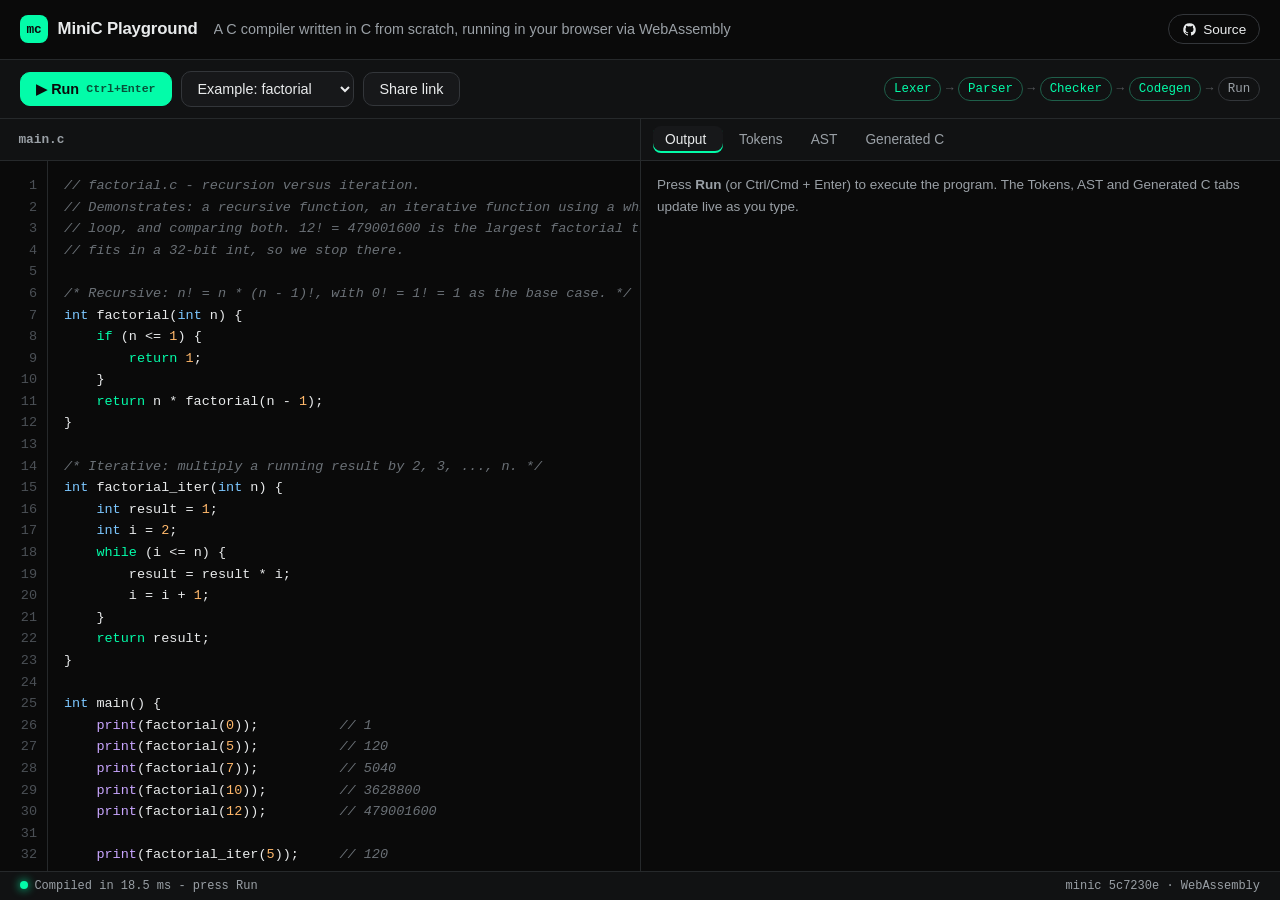
<file: minic/index.html>
<!DOCTYPE html>
<html lang="en">
<head>
<meta charset="utf-8">
<meta name="viewport" content="width=device-width, initial-scale=1">
<title>MiniC Playground - a C compiler written in C, running in your browser</title>
<meta name="description" content="Try MiniC, a hand-written compiler for a subset of C, in your browser: see tokens, the abstract syntax tree and the generated C, and run programs. Compiled to WebAssembly.">
<style>
:root{
  --bg:#0a0a0a;--panel:#111213;--panel-2:#17181a;--line:#26292b;--line-2:#33363a;
  --text:#e9ebec;--muted:#9aa0a6;--hi:#03fca9;--hi-ink:#0a0a0a;--err:#ff6b6b;--warn:#ffcc66;
  --kw:#03fca9;--type:#7cc7ff;--num:#ffb86b;--str:#f5d76e;--com:#6b7177;--fn:#c9a6ff;
  --mono:ui-monospace,"SF Mono",SFMono-Regular,Menlo,Consolas,"Liberation Mono",monospace;
  --sans:-apple-system,BlinkMacSystemFont,"Segoe UI",Inter,Roboto,Helvetica,Arial,sans-serif;
}
*{box-sizing:border-box}
html,body{margin:0;height:100%;background:var(--bg);color:var(--text);font-family:var(--sans)}
a{color:inherit}
button,select{font:inherit;color:inherit}
.app{display:grid;grid-template-rows:auto auto 1fr auto;grid-template-columns:minmax(0,1fr);height:100vh;height:100dvh}

/* header */
header{display:flex;align-items:center;gap:1rem;padding:.9rem 1.25rem;border-bottom:1px solid var(--line)}
.logo{display:flex;align-items:center;gap:.6rem;font-weight:700;letter-spacing:-.01em;font-size:1.05rem;white-space:nowrap}
.logo .mark{width:28px;height:28px;border-radius:8px;background:var(--hi);color:var(--hi-ink);display:grid;place-items:center;font:700 .8rem var(--mono)}
.tag{color:var(--muted);font-size:.9rem;overflow:hidden;text-overflow:ellipsis;white-space:nowrap}
.spacer{flex:1}
.hlink{display:inline-flex;align-items:center;gap:.4rem;padding:.4rem .8rem;border:1px solid var(--line-2);border-radius:999px;text-decoration:none;font-size:.85rem;white-space:nowrap}
.hlink:hover{border-color:var(--hi)}
.hlink svg{width:15px;height:15px;fill:currentColor}

/* toolbar */
.toolbar{display:flex;flex-wrap:wrap;align-items:center;gap:.6rem;padding:.7rem 1.25rem;border-bottom:1px solid var(--line);background:var(--panel)}
.btn{display:inline-flex;align-items:center;gap:.45rem;padding:.5rem .95rem;border-radius:10px;border:1px solid var(--line-2);background:var(--panel-2);cursor:pointer;font-size:.9rem}
.btn:hover{border-color:var(--muted)}
.btn.primary{background:var(--hi);color:var(--hi-ink);border-color:var(--hi);font-weight:650}
.btn.primary:hover{filter:brightness(1.08)}
.btn:disabled{opacity:.55;cursor:default}
.btn kbd{font:600 .72rem var(--mono);opacity:.7}
select{padding:.5rem .7rem;border-radius:10px;border:1px solid var(--line-2);background:var(--panel-2);cursor:pointer;font-size:.9rem}
.pipeline{display:flex;align-items:center;gap:.3rem;margin-left:auto;min-width:0;font:500 .78rem var(--mono);color:var(--muted)}
.stage{padding:.25rem .55rem;border-radius:999px;border:1px solid var(--line-2);transition:all .2s}
.stage.ok{border-color:#1f5f4a;color:var(--hi)}
.stage.bad{border-color:#6b2a2a;color:var(--err);background:#2a1414}
.stage.skip{opacity:.45}
.arrow{opacity:.5}

/* main split */
main{display:grid;grid-template-columns:minmax(0,1fr) minmax(0,1fr);min-height:0}
.pane{display:flex;flex-direction:column;min-height:0;min-width:0}
.pane + .pane{border-left:1px solid var(--line)}
.pane-head{display:flex;align-items:center;gap:.25rem;padding:0 .75rem;height:42px;border-bottom:1px solid var(--line);background:var(--panel);flex:none}
.pane-title{font:600 .8rem var(--mono);color:var(--muted);padding:0 .4rem}
.tab{white-space:nowrap;padding:.4rem .75rem;border:0;background:none;border-radius:8px;cursor:pointer;color:var(--muted);font-size:.86rem}
.tab:hover{color:var(--text)}
.tab[aria-selected="true"]{background:var(--panel-2);color:var(--text);box-shadow:inset 0 -2px 0 var(--hi)}
.tab .count{font:600 .7rem var(--mono);margin-left:.3rem;color:var(--err)}

/* editor */
.editor{position:relative;flex:1;min-height:0;display:flex;overflow:hidden;background:var(--bg)}
.gutter{flex:none;padding:14px 10px 14px 0;width:48px;text-align:right;font:13.5px/1.6 var(--mono);color:#4b5056;user-select:none;overflow:hidden;background:var(--bg);border-right:1px solid var(--line)}
.gutter div.err{color:var(--err);font-weight:700}
.code-wrap{position:relative;flex:1;min-width:0}
.code-wrap pre,.code-wrap textarea{position:absolute;inset:0;margin:0;padding:14px 16px;border:0;font:13.5px/1.6 var(--mono);tab-size:4;white-space:pre;overflow:auto;letter-spacing:0}
.code-wrap pre{pointer-events:none;color:var(--text)}
.code-wrap textarea{background:transparent;color:transparent;caret-color:var(--hi);resize:none;outline:none;-webkit-text-fill-color:transparent}
.code-wrap textarea::selection{background:rgba(3,252,169,.25);-webkit-text-fill-color:transparent}
.k{color:var(--kw)}.t{color:var(--type)}.n{color:var(--num)}.s{color:var(--str)}.c{color:var(--com);font-style:italic}.f{color:var(--fn)}

/* output */
.out{flex:1;min-height:0;overflow:auto;margin:0;padding:14px 16px;font:13.5px/1.6 var(--mono);white-space:pre;background:var(--bg)}
.out .e,.out .w{white-space:pre-wrap;overflow-wrap:anywhere}.out .e{color:var(--err)}.out .w{color:var(--warn)}.out .m{color:var(--muted)}.out .okline{color:var(--hi)}
.out .node{color:var(--type)}.out .lbl{color:var(--muted)}
.tokgrid{display:flex;flex-wrap:wrap;gap:6px;white-space:normal}
.tok{padding:.2rem .5rem;border-radius:7px;border:1px solid var(--line-2);font:12.5px var(--mono);background:var(--panel)}
.tok.kw{border-color:#1f5f4a;color:var(--kw)}.tok.id{color:var(--text)}.tok.lit{color:var(--num);border-color:#5a4325}.tok.op{color:var(--muted)}.tok.eof{opacity:.5}
.empty{color:var(--muted);font-family:var(--sans);white-space:normal;line-height:1.5}

/* status bar */
footer{display:flex;align-items:center;gap:1rem;padding:.45rem 1.25rem;border-top:1px solid var(--line);font:12px var(--mono);color:var(--muted);background:var(--panel)}
footer .dot{width:8px;height:8px;border-radius:50%;background:var(--hi);box-shadow:0 0 10px var(--hi);display:inline-block;margin-right:.4rem}
footer .dot.bad{background:var(--err);box-shadow:0 0 10px var(--err)}
footer .grow{flex:1}

@media (max-width:860px){
  .app{height:auto;min-height:100vh}
  main{grid-template-columns:minmax(0,1fr)}
  .pane + .pane{border-left:0;border-top:1px solid var(--line)}
  .pane-head{overflow-x:auto}
  .editor{flex:none;height:55vh;min-height:280px}
  .out{min-height:300px}
  header{padding:.8rem 1rem}.toolbar{padding:.6rem 1rem}
  .tag{display:none}
  .pipeline{margin-left:0;width:100%;overflow-x:auto}
}
</style>
</head>
<body>
<div class="app">
  <header>
    <div class="logo"><span class="mark">mc</span>MiniC Playground</div>
    <div class="tag">A C compiler written in C from scratch, running in your browser via WebAssembly</div>
    <div class="spacer"></div>
    <a class="hlink" href="https://github.com/MrBaten/minic-compiler" target="_blank" rel="noopener"><svg viewBox="0 0 24 24" aria-hidden="true"><path d="M12 2a10 10 0 0 0-3.16 19.49c.5.09.68-.22.68-.48v-1.7c-2.78.6-3.37-1.34-3.37-1.34-.45-1.16-1.11-1.47-1.11-1.47-.91-.62.07-.6.07-.6 1 .07 1.53 1.03 1.53 1.03.9 1.52 2.34 1.08 2.91.83.09-.65.35-1.09.63-1.34-2.22-.25-4.55-1.11-4.55-4.94 0-1.09.39-1.98 1.03-2.68-.1-.25-.45-1.27.1-2.64 0 0 .84-.27 2.75 1.02a9.5 9.5 0 0 1 5 0c1.91-1.3 2.75-1.02 2.75-1.02.55 1.37.2 2.39.1 2.64.64.7 1.03 1.59 1.03 2.68 0 3.84-2.34 4.68-4.57 4.93.36.31.68.92.68 1.85v2.75c0 .27.18.58.69.48A10 10 0 0 0 12 2Z"/></svg>Source</a>
  </header>

  <div class="toolbar">
    <button class="btn primary" id="run" title="Run (Ctrl/Cmd + Enter)">&#9654; Run <kbd id="runkey">Ctrl+Enter</kbd></button>
    <select id="examples" aria-label="Load an example"></select>
    <button class="btn" id="share" title="Copy a link to this program">Share link</button>
    <div class="pipeline" aria-label="Compiler pipeline status">
      <span class="stage" id="st-lexer">Lexer</span><span class="arrow">&rarr;</span>
      <span class="stage" id="st-parser">Parser</span><span class="arrow">&rarr;</span>
      <span class="stage" id="st-checker">Checker</span><span class="arrow">&rarr;</span>
      <span class="stage" id="st-codegen">Codegen</span><span class="arrow">&rarr;</span>
      <span class="stage" id="st-run">Run</span>
    </div>
  </div>

  <main>
    <section class="pane" aria-label="Mini-C source">
      <div class="pane-head"><span class="pane-title">main.c</span></div>
      <div class="editor">
        <div class="gutter" id="gutter" aria-hidden="true"></div>
        <div class="code-wrap">
          <pre id="hl" aria-hidden="true"></pre>
          <textarea id="src" spellcheck="false" autocapitalize="off" autocomplete="off" autocorrect="off" aria-label="Mini-C source code"></textarea>
        </div>
      </div>
    </section>
    <section class="pane" aria-label="Compiler output">
      <div class="pane-head" role="tablist">
        <button class="tab" role="tab" data-tab="output" aria-selected="true">Output<span class="count" id="errcount"></span></button>
        <button class="tab" role="tab" data-tab="tokens" aria-selected="false">Tokens</button>
        <button class="tab" role="tab" data-tab="ast" aria-selected="false">AST</button>
        <button class="tab" role="tab" data-tab="c" aria-selected="false">Generated C</button>
      </div>
      <div class="out" id="out" role="tabpanel" tabindex="0"></div>
    </section>
  </main>

  <footer>
    <span id="status"><span class="dot"></span>Loading compiler&hellip;</span>
    <span class="grow"></span>
    <span id="meta">minic 5c7230e &middot; WebAssembly</span>
  </footer>
</div>

<script>
/*
 * minic-wasi.js - a minimal WASI host for running minic.wasm.
 *
 * minic.wasm is the unmodified compiler (src/*.c) built with
 * `clang --target=wasm32-wasi`. It only needs a handful of WASI calls:
 * command-line arguments, stdin/stdout/stderr and proc_exit. Files are never
 * opened: the program source is passed on stdin (`minic - --run`).
 *
 * runMinic(module, args, stdinText, options) -> { stdout, stderr, exitCode, truncated }
 *   module     a compiled WebAssembly.Module of minic.wasm
 *   args       argument list without argv[0], e.g. ["-", "--ast"]
 *   stdinText  the Mini-C source code
 *   options    { maxOutputBytes } (default 1 MiB per stream)
 *
 * Works in browsers (main thread or worker) and in Node.js (used by test.mjs).
 * Very deep recursion can exhaust the JavaScript engine's stack before
 * minic's own recursion limit; that is reported as a runtime error too.
 */
(function (root) {
    "use strict";

    var ERRNO_SUCCESS = 0;
    var ERRNO_BADF = 8;
    var ERRNO_NOENT = 44;
    var ERRNO_SPIPE = 70;

    /* Thrown by proc_exit to unwind out of the WebAssembly call stack. */
    function ExitSignal(code) { this.code = code; }

    /* Thrown when a program prints more than the output limit. */
    function OutputLimit() {}

    function runMinic(module, args, stdinText, options) {
        var maxOut = (options && options.maxOutputBytes) || 1024 * 1024;
        var encoder = new TextEncoder();
        var argv = ["minic"].concat(args).map(function (a) { return encoder.encode(a + "\0"); });
        var stdin = encoder.encode(stdinText || "");
        var stdinPos = 0;
        var out = { 1: [], 2: [] };
        var outLen = { 1: 0, 2: 0 };
        var truncated = false;
        var memory = null;

        function view() { return new DataView(memory.buffer); }
        function bytes() { return new Uint8Array(memory.buffer); }

        var wasi = {
            args_sizes_get: function (argcPtr, bufSizePtr) {
                var size = argv.reduce(function (n, a) { return n + a.length; }, 0);
                view().setUint32(argcPtr, argv.length, true);
                view().setUint32(bufSizePtr, size, true);
                return ERRNO_SUCCESS;
            },
            args_get: function (argvPtr, bufPtr) {
                var dv = view(), mem = bytes();
                argv.forEach(function (a, i) {
                    dv.setUint32(argvPtr + 4 * i, bufPtr, true);
                    mem.set(a, bufPtr);
                    bufPtr += a.length;
                });
                return ERRNO_SUCCESS;
            },
            fd_write: function (fd, iovs, iovsLen, nwrittenPtr) {
                var dv = view(), mem = bytes(), total = 0, i;
                if (fd !== 1 && fd !== 2) { return ERRNO_BADF; }
                for (i = 0; i < iovsLen; i++) {
                    var ptr = dv.getUint32(iovs + 8 * i, true);
                    var len = dv.getUint32(iovs + 8 * i + 4, true);
                    if (outLen[fd] + len > maxOut) {
                        truncated = true;
                        throw new OutputLimit();
                    }
                    out[fd].push(mem.slice(ptr, ptr + len));
                    outLen[fd] += len;
                    total += len;
                }
                dv.setUint32(nwrittenPtr, total, true);
                return ERRNO_SUCCESS;
            },
            fd_read: function (fd, iovs, iovsLen, nreadPtr) {
                var dv = view(), mem = bytes(), total = 0, i;
                if (fd !== 0) { return ERRNO_BADF; }
                for (i = 0; i < iovsLen; i++) {
                    var ptr = dv.getUint32(iovs + 8 * i, true);
                    var len = dv.getUint32(iovs + 8 * i + 4, true);
                    var chunk = stdin.subarray(stdinPos, stdinPos + len);
                    mem.set(chunk, ptr);
                    stdinPos += chunk.length;
                    total += chunk.length;
                    if (chunk.length < len) { break; }
                }
                dv.setUint32(nreadPtr, total, true);
                return ERRNO_SUCCESS;
            },
            fd_fdstat_get: function (fd, statPtr) {
                var dv = view();
                if (fd > 2) { return ERRNO_BADF; }
                dv.setUint8(statPtr, 2);                     /* character device */
                dv.setUint16(statPtr + 2, 0, true);          /* flags */
                dv.setBigUint64(statPtr + 8, BigInt("0xffffffffffffffff"), true);
                dv.setBigUint64(statPtr + 16, BigInt("0xffffffffffffffff"), true);
                return ERRNO_SUCCESS;
            },
            fd_fdstat_set_flags: function () { return ERRNO_SUCCESS; },
            fd_seek: function () { return ERRNO_SPIPE; },
            fd_close: function () { return ERRNO_SUCCESS; },
            fd_prestat_get: function () { return ERRNO_BADF; },      /* no preopened dirs */
            fd_prestat_dir_name: function () { return ERRNO_BADF; },
            path_open: function () { return ERRNO_NOENT; },          /* no filesystem */
            proc_exit: function (code) { throw new ExitSignal(code); }
        };

        var instance = new WebAssembly.Instance(module, { wasi_snapshot_preview1: wasi });
        memory = instance.exports.memory;
        var exitCode = 0;
        try {
            instance.exports._start();
        } catch (e) {
            if (e instanceof ExitSignal) {
                exitCode = e.code;
            } else if (e instanceof OutputLimit) {
                exitCode = 1;
            } else if (e instanceof RangeError) {
                /* The JavaScript engine's own call stack ran out (deep Mini-C
                 * recursion) before minic's MAX_CALL_DEPTH was reached. */
                out[2].push(encoder.encode("Runtime Error: call stack overflow (recursion too deep for the browser's stack)\n"));
                exitCode = 1;
            } else if (e instanceof WebAssembly.RuntimeError) {
                out[2].push(encoder.encode("minic: internal error: " + e.message + "\n"));
                exitCode = 134;
            } else {
                throw e;
            }
        }

        function join(chunks) {
            var n = chunks.reduce(function (s, c) { return s + c.length; }, 0);
            var all = new Uint8Array(n), off = 0;
            chunks.forEach(function (c) { all.set(c, off); off += c.length; });
            return new TextDecoder("utf-8").decode(all);
        }

        return { stdout: join(out[1]), stderr: join(out[2]), exitCode: exitCode, truncated: truncated };
    }

    root.runMinic = runMinic;
    if (typeof module !== "undefined" && module.exports) {
        module.exports = { runMinic: runMinic };
    }
})(typeof self !== "undefined" ? self : this);

</script>
<script>
(function () {
  "use strict";

  var WASM_BASE64 = "AGFzbQEAAAABjAEUYAF/AX9gA39/fwF/YAN/fn8BfmACf38Bf2AEf39/fwF/YAR/fn9/AX9gCX9/f39/fn5/fwF/YAF/AGAAAGAFf39/f38Bf2ACf38AYAR/f39/AGADf39/AGAAAX9gCH9/f39+fn9/AX9gBX9/f39/AGACf34AYAR/f39+AX5gAnx/[base64]/AUHg2oAECwcTAgZtZW1vcnkCAAZfc3RhcnQADgkOAQBBAQsGaGptboIBigEKs4AElgEEABBhCwMAAAtEAQF/AkACQEEAKAKAxoCAAA0AQQBBATYCgMaAgAAQjICAgAAQxoCAgAAhABDWgICAACAADQEPCwAACyAAENKAgIAAAAtQAQF/AkBBAUHgABDCgICAACIDDQBB256AgABBFUEBQQAoAuSvgIAAEPqAgIAAGkEBENeAgIAAAAsgAyACNgIIIAMgATYCBCADIAA2AgAgAwtZAQJ/[base64]/QbWWgIAAIQECQCAAQQ5LDQAgAEECdEGYq4CAAGooAgAhAQsgAQsuAQF/QdGMgIAAIQECQCAAQX9qIgBBA0sNACAAQQJ0QYirgIAAaigCACEBCyABC40RAQZ/[base64]/[base64]/[base64]/aiIHQQNLDQAgB0ECdEGIq4CAAGooAgAhBQsgBCgCECEEIAIgBTYCACACIARBh6uAgAAgBBs2AgRBlIuAgAAgAhD+gICAABogA0EEaiEDIAZBAWoiBiAAKAJYSA0ACwtBpZiAgAAQgIGAgAAaIAFBAWohASAAKAJAIgANEQwSC0HRjICAACEEAkAgACgCHEF/aiIFQQNLDQAgBUECdEGIq4CAAGooAgAhBAsgAiADNgI0IAIgBDYCMEGloYCAACACQTBqEP6AgIAAGiABQQFqIQEgACgCNCIADRAMEQtB/I+AgAAQgIGAgAAaIABBzABqKAIAQQFIDRAgAUEBaiEEQQAhA0EAIQEDQCAAKAJIIANqKAIAIAQQlYCAgAAgA0EEaiEDIAFBAWoiASAAKAJMSA0ADBELC0G/iYCAABCAgYCAABogAUEBaiEFIAAoAjghBgJAIAFBAEgiBA0AIAVBAXQiA0EBIANBAUobIQMDQEEgEP+AgIAAGiADQX9qIgMNAAsLQdOWgIAAEICBgIAAGiAGIAFBAmoiARCVgICAACAAKAJAIQYCQCAEDQAgBUEBdCIDQQEgA0EBShshAwNAQSAQ/4CAgAAaIANBf2oiAw0ACwtB3paAgAAQgIGAgAAaIAYgARCVgICAACAAKAJEIgBFDQ8CQCAEDQAgBUEBdCIDQQEgA0EBShshAwNAQSAQ/[base64]/4CAgAAaIANBf2oiAw0ACwtBx5aAgAAQgIGAgAAaIAANDQwOC0GsiYCAABCAgYCAABoCQCAAKAI0IgRFDQACQCABQQBIDQAgAUEBdEECaiIDQQEgA0EBShshAwNAQSAQ/4CAgAAaIANBf2oiAw0ACwtBzZaAgAAQgIGAgAAaIAQgAUECahCVgICAAAsCQCAAKAI4IgRFDQACQCABQQBIDQAgAUEBdEECaiIDQQEgA0EBShshAwNAQSAQ/4CAgAAaIANBf2oiAw0ACwtB05aAgAAQgIGAgAAaIAQgAUECahCVgICAAAsCQCAAKAI8IgRFDQACQCABQQBIDQAgAUEBdEECaiIDQQEgA0EBShshAwNAQSAQ/[base64]/oCAgAAaDAULIAIgACgCGDYCkAFBmaSAgAAgAkGQAWoQ/[base64]/[base64]/[base64]///[base64]/ajYCMAJAIAcoAhxBA0YNACAHKAIQIgJB4I6AgAAQkYGAgABFDQAgBygCQBCagICAAA0AIAEgAjYCACAHQdSKgIAAIAEQm4CAgAALIAFBADYCPAwBCyABQSxqIAcQnICAgAALIApBAWoiCiAAKAJMSA0ACwsgBA0BC0HZo4CAAEE/[base64]/[base64]/[base64]/[base64]/aiIBRQ0EDAALC0EBDwsgACgCRCIBRQ0BIAAoAkAhAiABIQAgAhCagICAAA0ACwtBAAtuAQF/[base64]/[base64]/I4CAgIAAQRBrIgIkgICAgABB/[base64]/wFxQT9HDQAgBEH/AXFBP0cNAEG0loCAAEECQQEgARD6gICAABoMAQsgAsAgARD1gICAABoLIAAtAAEhAiAALQAAIQQgAEEBaiEAIAINAAsLQaKYgIAAQQRBASABEPqAgIAAGgwHC0HgnICAAEEQQQEgARD6gICAABoCQCAAKAIUIgAtAAAiAkUNAEEAIQQDQAJAAkAgAkH/AXFBP0cNACAEQf8BcUE/[base64]/Rw0AIARB/[base64]/[base64]/[base64]/[base64]/[base64]/I4CAgIAAQRBrIgQkgICAgAAgACgCBBDbgICAABogBCABKQIENwMAQQAoAuSvgIAAIgBB/p2AgAAgBBDxgICAABogBCADNgIMIAAgAiADEISBgIAAGkEKIAAQ9YCAgAAaQQEQ14CAgAAAC/MEAQt/[base64]/[base64]/[base64]/EeARB/[base64]/[base64]/[base64]/AXFBPUYbIQoMBwtBEkERIA1B/wFxQT1GGyEKDAYLQRZBFCANQf8BcUE9RhshCgwFC0EXQRUgDUH/AXFBPUYbIQoMBAsgDUH/AXEhDEEmIQ1BGCEKIAxBJkYNAyACQSY7AGggAiACQegAajYCICAHIAZB+5mAgAAgAkEgahCtgICAAAALIA1B/wFxIQxB/[base64]/[base64]/AXEOCwIAAAAAAAAAAAACAAsgBkEBaiEGIAogC2otAAAhDSALQQFqIgghCwwACwsLCwtlAQF/[base64]/[base64]/[base64]/[base64]/IAAQvYCAgAAhAQN/[base64]/[base64]/gICAAAuGNwELfyOAgICAAEEQayIBJICAgIAAAkBBACgCnMaAgAAiAg0AAkACQEEAKALcyYCAACIDRQ0AQQAoAuDJgIAAIQQMAQtBAEJ/[base64]/[base64]/[base64]/IQUgAEG/f0sNACAAQRNqIgRBcHEhBUEAKAKIxoCAACIKRQ0AQQAhCAJAIAVBgAJJDQBBHyEIIAVB////B0sNACAEQQh2IgQgBEGA/[base64]/Rg0FIAkhBwJAQQAoAuDJgIAAIgRBf2oiAyAAcUUNACAJIABrIAMgAGpBACAEa3FqIQcLIAcgBU0NBSAHQf7///8HSw0FAkBBACgCvMmAgAAiBEUNAEEAKAK0yYCAACIDIAdqIgYgA00NBiAGIARLDQYLIAcQ1ICAgAAiBCAARw0BDAcLIAAgBmsgB3EiB0H+////B0sNBCAHENSAgIAAIgAgBCgCACAEKAIEakYNAyAAIQQLAkAgBEF/Rg0AIAVByABqIAdNDQACQCAIIAdrQQAoAuTJgIAAIgNqQQAgA2txIgNB/v///wdNDQAgBCEADAcLAkAgAxDUgICAAEF/Rg0AIAMgB2ohByAEIQAMBwtBACAHaxDUgICAABoMBAsgBCEAIARBf0cNBQwDC0EAIQkMBwtBACEADAULIABBf0cNAgtBAEEAKALAyYCAAEEEcjYCwMmAgAALIAlB/v///wdLDQEgCRDUgICAACEAQQAQ1ICAgAAhBCAAQX9GDQEgBEF/[base64]/[base64]////B0sNACAEQQh2IgMgA0GA/[base64]////B0sNACAAQQh2IgQgBEGA/[base64]/AUsNACADQXhxQazGgIAAaiEEAkACQEEAKAKExoCAACIGQQEgA0EDdnQiA3ENAEEAIAYgA3I2AoTGgIAAIAQhAwwBCyAEKAIIIQMLIAMgADYCDCAEIAA2AgggACAENgIMIAAgAzYCCAwBC0EfIQQCQCADQf///wdLDQAgA0EIdiIEIARBgP4/[base64]/[base64]/[base64]/AUsNACAAQXhxQazGgIAAaiECAkACQEEAKAKExoCAACIEQQEgAEEDdnQiAHENAEEAIAQgAHI2AoTGgIAAIAIhAAwBCyACKAIIIQALIAAgATYCDCACIAE2AgggASACNgIMIAEgADYCCA8LQR8hAgJAIABB////B0sNACAAQQh2IgIgAkGA/[base64]/aiIBQX8gARs2AqTGgIAACwtrAgF/[base64]/gICAACICDQBBAA8LIAIgAEF8QXggAygCACIFQQNxGyAFQXhxaiIFIAEgBSABSRsQjYGAgAAhASAAEMGAgIAAIAEhAAsgAAuSDQEGfyAAIAFqIQICQAJAIAAoAgQiA0EBcQ0AIANBA3FFDQEgACgCACIDIAFqIQECQAJAIAAgA2siAEEAKAKYxoCAAEYNAAJAIANB/[base64]/wFLDQAgAUF4cUGsxoCAAGohAwJAAkBBACgChMaAgAAiBEEBIAFBA3Z0IgFxDQBBACAEIAFyNgKExoCAACADIQEMAQsgAygCCCEBCyABIAA2AgwgAyAANgIIIAAgAzYCDCAAIAE2AggPC0EfIQMCQCABQf///wdLDQAgAUEIdiIDIANBgP4/[base64]//8DcQsRACAAIAEQgYCAgABB//8DcQsPACAAEIKAgIAAQf//A3ELEQAgACABEIOAgIAAQf//A3ELEQAgACABEISAgIAAQf//A3ELEQAgACABEIWAgIAAQf//A3ELEwAgACABIAIQhoCAgABB//8DcQsVACAAIAEgAiADEIeAgIAAQf//A3ELFQAgACABIAIgAxCIgICAAEH//wNxCxUAIAAgASACIAMQiYCAgABB//8DcQslACAAIAEgAiACEJOBgIAAIAMgBCAFIAYgBxCKgICAAEH//wNxCwsAIAAQi4CAgAAACwQAAAALTgACQCAADQA/AEEQdA8LAkAgAEH//wNxDQAgAEF/TA0AAkAgAEEQdkAAIgBBf0cNAEEAQTA2AvTJgIAAQX8PCyAAQRB0DwsQ04CAgAAACwIACw4AENWAgIAAEPKAgIAACxcAENWAgIAAEPKAgIAAIAAQxYCAgAAACwIAC5gBAQV/[base64]/[base64]/[base64]/[base64]/Rg0BPwCtQhCGIAGtWA0BIAJBCGohAiAAQX9qIgBFDQIMAAsLENOAgIAAAAsLXQEBfyOAgICAAEEQayIEJICAgIAAIAQgAzYCDAJAAkBBgICAgABFDQAgACABIAIgBEEMakEAEI2AgIAAIQMMAQsgACABIAIQ4ICAgAAhAwsgBEEQaiSAgICAACADC7cCAQp/IABBf2ohAwNAIANBAWoiAy0AAEEvRg0AC0EAIQQCQAJAQQAoAvjJgIAAIgVFDQBBACgC/MmAgAAhBkF/IQcDQCAGIAVBf2oiBUEDdGoiCCgCACIJEJOBgIAAIQoCQAJAIAdBf0YNACAKIARNDQELAkACQCAKDQAgAy0AAEH/AXFBL0cNAQsgAyAJIAoQjIGAgAANASAJQX9qIQsgCiEMAkADQCAMIgBFDQEgAEF/aiEMIAsgAGotAABBL0YNAAsLIAMgAGotAAAiAEEvRg0AIAANAQsgASAJNgIAIAgoAgQhByAKIQQLIAUNAAsgB0F/[base64]/n0hBSAEQQlxDQILQQBBHDYC9MmAgABBfyEEDAILQr79/31CvP3+fSACQYCAgCBxGyIFQsGCgAKEIAUgAkGAgICAAXEbIQULAkAgACADQQhqEMqAgIAAIgRFDQBBACAENgL0yYCAAEF/IQQMAQtBfyEEAkAgACACQX9zQRh2QQFxIAEgAkEMdkH/H3EgAykDGCIGIAWDIAYgAkH/H3EgA0EEahDRgICAACICRQ0AQQAgAjYC9MmAgAAMAQsgAygCBCEECyADQSBqJICAgIAAIAQLIQACQCAAEMmAgIAAIgANAEEADwtBACAANgL0yYCAAEF/C6EBAQJ/I4CAgIAAQRBrIgIkgICAgAACQAJAQYCAgIAARQ0AIAAgAkEMakGEyoCAAEGIyoCAAEEBEI2AgIAAIQMMAQsgACACQQxqQYTKgIAAQYjKgIAAKAIAEN+AgIAAIQMLQX8hAAJAAkAgA0F/Rw0AQQBBLDYC9MmAgAAMAQsgA0GEyoCAACgCACABEOKAgIAAIQALIAJBEGokgICAgAAgAAuSAgIBfwJ+I4CAgIAAQSBrIgMkgICAgAACQAJAAkACQAJAAkAgAUF/[base64]/x9xEMuAgIAAIgENAEEAIQEMAwtBACABNgL0yYCAAAwBC0EAQRw2AvTJgIAAC0F/IQELIANBIGokgICAgAAgAQtmAQJ/I4CAgIAAQSBrIgEkgICAgAACQAJAIAAgAUEIahDKgICAACIADQBBOyEAIAEtAAhBAkcNACABLQAQQSRxDQBBASECDAELQQAhAkEAIAA2AvTJgIAACyABQSBqJICAgIAAIAILZAEBfyOAgICAAEEQayIDJICAgIAAAkACQCAAIAEgAkH/AXEgA0EIahDPgICAACICRQ0AQQBBxgAgAiACQcwARhs2AvTJgIAAQn8hAQwBCyADKQMIIQELIANBEGokgICAgAAgAQsRACAAKAI4IAEgAhDngICAAAtxAQJ/[base64]/[base64]/IQIMAQsgAygCBCECCyADQRBqJICAgIAAIAIL/[base64]/aiAGLQAAOgAACyACIQYLIANBEGokgICAgAAgBgsNACAAKAI4EOOAgIAAC4UDAQR/[base64]/[base64]/AkBB/pSAgAAgASwAAEEEEIuBgIAADQBBAEEcNgL0yYCAAEEADwtBACECAkAgACABENyAgIAAEOSAgIAAIgBBAEgNACAAIAEQ74CAgAAiAg0AIAAQ44CAgAAaQQAhAgsgAgs3AQF/I4CAgIAAQRBrIgMkgICAgAAgAyACNgIMIAAgASACEISBgIAAIQIgA0EQaiSAgICAACACC4MDAQN/[base64]/[base64]/[base64]/aiABcjYCPAJAIAAoAhQgACgCGEYNACAAQQBBACAAKAIgEYGAgIAAABoLIABBADYCGCAAQgA3AxACQCAAKAIAIgFBBHFFDQAgACABQSByNgIAQX8PCyAAIAAoAiggACgCLGoiAjYCCCAAIAI2AgQgAUEbdEEfdQvEAQEDfyADIAMoAjwiBEF/[base64]/[base64]/NgJACyAAIAEgAhDqgICAAAtVAQF/AkBBACgC0NqAgAAiAQ0AQbjagIAAIQFBAEG42oCAADYC0NqAgAALQQAgACAAQcwASxtBAXRBgLyAgABqLwEAQfCvgIAAaiABKAIUEJeBgIAAC4wDAQN/[base64]/[base64]/////B3NKDQEgEyASaiESAkACQAJAAkACQAJAAkACQAJAIBQtAAAiE0UNACAUIQEDQAJAAkACQCATQf8BcSITRQ0AIBNBJUcNAiABIRUgASETA0ACQCATLQABQSVGDQAgEyEBDAMLIBVBAWohFSATLQACIRYgE0ECaiIBIRMgFkElRg0ADAILCyABIRULIBUgFGsiEyASQf////[base64]/IBpBCmwiFiABaiABIBZB/////wdzSxshGiATLAABIQEgE0EBaiIWIRMgAUFQaiIBQQpJDQEgGkEASA0ODAULIBMsAAEhAUF/[base64]/IRgCQCAdQcyZs+YASw0AQX8gHUEKbCIBIBxqIBwgAUH/////B3NLGyEYC0EBIRsgFiwAASEcIBghHSAWQQFqIgEhFiAcQVBqIhxBCkkNAAsLA0AgEyEWIAEsAAAiE0GFf2pBRkkNASABQQFqIQEgEyAWQTpsakHfvICAAGotAAAiE0F/akEISQ0ACwJAAkACQCATQRtGDQAgE0UNAwJAIBdBAEgNACAEIBdBAnRqIBM2AgAgBSADIBdBA3RqKQMANwM4DAILAkAgAA0AQQAhEgwOCyAFQThqIBMgAhCGgYCAAAwCCyAXQX9KDQILQQAhEyAARQ0ICyAZQf//e3EiHSAZIBlBgMAAcRshHgJAAkACQAJAAkACQAJAAkACQAJAAkACQAJAAkACQAJAAkAgAUF/aiwAACITQV9xIBMgE0EPcUEDRhsgEyAWGyIfQb9/ag44EBINEhAQEBISEhISEhISEhISDBISEhIDEhISEhISEhIQEggFEBAQEgUSEhIJAQQCEhIKEgASEgMSC0EAIRxBpYiAgAAhFyAFKQM4ISAMBQtBACETAkACQAJAAkACQAJAAkAgFkH/[base64]/VQ0AIAVCACAgfSIgNwM4QQEhHEGliICAACEXDAELAkAgHkGAEHFFDQBBASEcQaaIgIAAIRcMAQtBp4iAgABBpYiAgAAgHkEBcSIcGyEXCwJAAkAgIEKAgICAEFoNACAgISEgECEUDAELIBAhFANAIBRBf2oiFCAgICBCCoAiIUIKfn2nQTByOgAAICBC/////58BViETICEhICATDQALCyAhpyITRQ0AA0AgFEF/aiIUIBMgE0EKbiIWQQpsa0EwcjoAACATQQlLIRkgFiETIBkNAAsLAkAgG0UNACAYQQBIDRILIB5B//[base64]/////ByAYQf////[base64]/[base64]/[base64]/[base64]/[base64]/////[base64]/[base64]/[base64]/[base64]/f///wdB/v///wcgGyApciIkG0oNCCAbICRBAEdqQQFqISYCQAJAIB9BX3FBxgBHIicNACAZICZB/////wdzSg0KIBlBACAZQQBKGyETDAELAkACQCAZDQAgBiEUIAYhFQwBCyAZIBlBH3UiE3MgE2shEyAGIRQgBiEVA0AgFUF/aiIVIBMgE0EKbiIYQQpsa0EwcjoAACAUQX9qIRQgE0EJSyEcIBghEyAcDQALCwJAIAYgFGtBAUoNACAVIA8gFGtqIhVBMCAOIBRqEI6BgIAAGgsgFUF+aiIoIB86AAAgFUF/akEtQSsgGUEASBs6AAAgBiAoayITICZB/////wdzSg0JCyATICZqIhMgI0H/////B3NKDQggEyAjaiEcAkAgHkGAwARxIh4NACAaIBxMDQAgBUHwBGpBICAaIBxrIhNBgAIgE0GAAkkiFRsQjoGAgAAaAkAgFQ0AA0ACQCAALQAAQSBxDQAgBUHwBGpBgAIgABD5gICAABoLIBNBgH5qIhNB/[base64]/[base64]/[base64]/[base64]////8Hc0oNBSAaIBwgG2oiFiAaIBZKGyITIBVKDQUCQCAdQYDABHEiHQ0AIBYgGk4NACAFQfAAakEgIBMgFmsiFUGAAiAVQYACSSIeGxCOgYCAABoCQCAeDQADQAJAIAAtAABBIHENACAFQfAAakGAAiAAEPmAgIAAGgsgFUGAfmoiFUH/[base64]/[base64]/Sg0ACwsgAEEwIBtBEmpBEkEAEIeBgIAAIAAtAABBIHENACAoIAYgKGsgABD5gICAABoLIB5BgMAARw0BIBogHEwNASAFQfAEakEgIBogHGsiE0GAAiATQYACSSIVGxCOgYCAABoCQCAVDQADQAJAIAAtAABBIHENACAFQfAEakGAAiAAEPmAgIAAGgsgE0GAfmoiE0H/AUsNAAsLIAAtAABBIHENASAFQfAEaiATIAAQ+YCAgAAaDAELICUgH0EadEEfdUEJcWohFwJAIBhBC0sNAAJAAkBBDCAYayITQQdxIhUNAEQAAAAAAAAwQCErDAELIBhBdGohE0QAAAAAAAAwQCErA0AgE0EBaiETICtEAAAAAAAAMECiISsgFUF/[base64]/[base64]/f///[base64]/[base64]/[base64]/[base64]/[base64]/IQAgBEEAIAFBf2oiBiAGIAFLGzYCdCAEQQBB8AAQjoGAgAAiBEF/NgJAIARBhoCAgAA2AiAgBCAEQfAAajYCRCAEIARB/[base64]/ICAQN/IAJBAEchAwJAAkACQAJAIABBA3FFDQAgAkUNAAJAIAAtAAAgAUH/AXFHDQAgACEEIAIhBQwDCyACQX9qIgVBAEchAyAAQQFqIgRBA3FFDQEgBUUNASAELQAAIAFB/wFxRg0CIAJBfmoiBUEARyEDIABBAmoiBEEDcUUNASAFRQ0BIAQtAAAgAUH/AXFGDQIgAkF9aiIFQQBHIQMgAEEDaiIEQQNxRQ0BIAVFDQEgBC0AACABQf8BcUYNAiAAQQRqIQQgAkF8aiIFQQBHIQMMAQsgAiEFIAAhBAsgA0UNAQJAIAQtAAAgAUH/AXFGDQAgBUEESQ0AIAFB/wFxQYGChAhsIQADQCAEKAIAIABzIgJBf3MgAkH//ft3anFBgIGChHhxDQIgBEEEaiEEIAVBfGoiBUEDSw0ACwsgBUUNAQsgAUH/AXEhAgNAAkAgBC0AACACRw0AIAQPCyAEQQFqIQQgBUF/aiIFDQALC0EAC0kBA39BACEDAkAgAkUNAAJAA0AgAC0AACIEIAEtAAAiBUcNASABQQFqIQEgAEEBaiEAIAJBf2oiAg0ADAILCyAEIAVrIQMLIAML5gcBBH8CQAJAAkAgAkEgSw0AIAFBA3FFDQEgAkUNASAAIAEtAAA6AAAgAkF/[base64]/[base64]/AX4CQCACQSFJDQAgACABIAL8CwAgAA8LAkAgAkUNACAAIAE6AAAgAiAAaiIDQX9qIAE6AAAgAkEDSQ0AIAAgAToAAiAAIAE6AAEgA0F9aiABOgAAIANBfmogAToAACACQQdJDQAgACABOgADIANBfGogAToAACACQQlJDQAgAEEAIABrQQNxIgRqIgUgAUH/[base64]/AXFGGwvhAgEDfwJAAkACQAJAIAFB/wFxIgJFDQAgAEEDcUUNAgJAIAAtAAAiAw0AIAAPCyADIAFB/wFxRw0BIAAPCyAAIAAQk4GAgABqDwsCQCAAQQFqIgNBA3ENACADIQAMAQsgAy0AACIERQ0BIAQgAUH/AXFGDQECQCAAQQJqIgNBA3ENACADIQAMAQsgAy0AACIERQ0BIAQgAUH/AXFGDQECQCAAQQNqIgNBA3ENACADIQAMAQsgAy0AACIERQ0BIAQgAUH/AXFGDQEgAEEEaiEACwJAIAAoAgAiA0F/cyADQf/9+3dqcUGAgYKEeHENACACQYGChAhsIQIDQCADIAJzIgNBf3MgA0H//ft3anFBgIGChHhxDQEgAEEEaiIAKAIAIgNBf3MgA0H//ft3anFBgIGChHhxRQ0ACwsgAEF/aiEDA0AgA0EBaiIDLQAAIgBFDQEgACABQf8BcUcNAAsLIAMLZwECfyABLQAAIQICQCAALQAAIgNFDQAgAyACQf8BcUcNACAAQQFqIQAgAUEBaiEBA0AgAS0AACECIAAtAAAiA0UNASAAQQFqIQAgAUEBaiEBIAMgAkH/AXFGDQALCyADIAJB/wFxawsuAQJ/AkAgABCTgYCAAEEBaiIBEL6AgIAAIgJFDQAgAiAAIAEQjYGAgAAaCyACC7EBAQJ/IAAhAQJAAkAgAEEDcUUNACAAIQEgAC0AAEUNASAAQQFqIgFBA3FFDQAgAS0AAEUNASAAQQJqIgFBA3FFDQAgAS0AAEUNASAAQQNqIgFBA3FFDQAgAS0AAEUNASAAQQRqIQELIAFBe2ohAQNAIAFBBWohAiABQQRqIQEgAigCACICQX9zIAJB//37d2pxQYCBgoR4cUUNAAsDQCABQQFqIgEtAAANAAsLIAEgAGsLjwEBA38CQCACDQBBAA8LQQAhAwJAIAAtAAAiBEUNACAAQQFqIQAgAkF/aiECA0ACQCABLQAAIgUNACAEIQMMAgsCQCACDQAgBCEDDAILAkAgBEH/AXEgBUYNACAEIQMMAgsgAkF/aiECIAFBAWohASAALQAAIQQgAEEBaiEAIAQNAAsLIANB/wFxIAEtAABrCxoBAX8gAEEAIAEQi4GAgAAiAiAAayABIAIbCwQAIAALDAAgACABEJaBgIAAC1QBAn8jgICAgABBEGsiASSAgICAAEF/IQICQCAAEPeAgIAADQAgACABQQ9qQQEgACgCHBGBgICAAABBAUcNACABLQAPIQILIAFBEGokgICAgAAgAgtHAQJ/[base64]/NwNYIAAgATYCVCAAIAMgAiABa6x8NwNgQX8PCyADQgF8IQMgACgCBCEBIAAoAgghBQJAIAApA1giBEIAUQ0AIAQgA30iBCAFIAFrrFkNACABIASnaiEFCyAAIAU2AlQgACADIAAoAigiBSABa6x8NwNgAkAgASAFSw0AIAFBf2ogAjoAAAsgAgviDAUDfwN+AX8BfgF/[base64]/IAytIgmIIgsgB1QNAANAIAcgCYYhByACrUL/[base64]/NgIIIANCABCZgYCAACADIAJBAUKAgICACBCbgYCAACEEAkAgAUUNACABIAAgAygCBCADKAJgaiADKAIoa2o2AgALIANB8ABqJICAgIAAIASnC7YCAQF/QQEhAwJAIABFDQACQCABQf8ASw0AIAAgAToAAEEBDwsCQAJAQQAoArjagIAADQACQCABQYB/cUGAvwNGDQBBAEEZNgL0yYCAAAwCCyAAIAE6AABBAQ8LAkAgAUH/D0sNACAAIAFBP3FBgAFyOgABIAAgAUEGdkHAAXI6AABBAg8LAkACQCABQYCwA0kNACABQYBAcUGAwANHDQELIAAgAUE/cUGAAXI6AAIgACABQQx2QeABcjoAACAAIAFBBnZBP3FBgAFyOgABQQMPCwJAIAFBgIB8akH//z9LDQAgACABQT9xQYABcjoAAyAAIAFBEnZB8AFyOgAAIAAgAUEGdkE/cUGAAXI6AAIgACABQQx2QT9xQYABcjoAAUEEDwtBAEEZNgL0yYCAAAtBfyEDCyADCxgAAkAgAA0AQQAPCyAAIAFBABCdgYCAAAsXACAAQVBqQQpJIABBIHJBn39qQRpJcguPAQIBfgF/AkAgAL0iAkI0iKdB/w9xIgNB/w9GDQACQCADDQACQCAARAAAAAAAAAAAYg0AIAFBADYCACAADwsgAEQAAAAAAADwQ6IgARCggYCAACEAIAEgASgCAEFAajYCACAADwsgASADQYJ4ajYCACACQv////////+HgH+DQoCAgICAgIDwP4S/IQALIAALdQEBfiAAIAQgAX4gAiADfnwgA0IgiCICIAFCIIgiBH58IANC/////w+DIgMgAUL/////D4MiAX4iBUIgiCADIAR+fCIDQiCIfCADQv////8PgyACIAF+fCIBQiCIfDcDCCAAIAFCIIYgBUL/////[base64]/[base64]/[base64]/////////////////////////////////////////////////////////////////wABAgMEBQYHCAn/////////CgsMDQ4PEBESExQVFhcYGRobHB0eHyAhIiP///////8KCwwNDg8QERITFBUWFxgZGhscHR4fICEiI/////////////////////////////////////////////////////////////////////////////////////////////////////////////////////////////////////////////////////////////////////////////////8AAQIEBwMGBQAAQZDDAAvkAgUAAAAAAAAAAAAAAAQAAAAAAAAAAAAAAAAAAAAAAAAAAgAAAAEAAAAYJQAAAAAAAAAAAAAAAAAAAgAAAAAAAAD/////[base64]";
  var EXAMPLES = {"arithmetic":"// arithmetic.c - the five arithmetic operators and how they combine.\n// Demonstrates: + - * / %, precedence (* / % bind tighter than + -),\n// parentheses, unary minus, and left associativity.\n\nint main() {\n    int a = 10;\n    int b = 3;\n\n    /* The basic operators. Division on ints truncates toward zero. */\n    print(a + b);            // 13\n    print(a - b);            // 7\n    print(a * b);            // 30\n    print(a / b);            // 3\n    print(a % b);            // 1\n\n    /* Precedence: multiplication happens before addition. */\n    print(2 + 3 * 4);        // 14\n    print((2 + 3) * 4);      // 20\n    print(20 - 4 * 2 + 1);   // 13\n    print(2 * 3 + 4 * 5);    // 26\n    print(17 % 5 * 2);       // 4\n\n    /* Left associativity: (10 - 3) - 2, not 10 - (3 - 2). */\n    print(10 - 3 - 2);       // 5\n    print(100 / 10 / 5);     // 2\n\n    /* Unary minus. */\n    print(-a);               // -10\n    print(-(a + b));         // -13\n    print(7 - -2);           // 9\n    print(-7 / 2);           // -3  (truncates toward zero)\n    print(-7 % 3);           // -1  (sign follows the left operand)\n\n    /* Variables inside a larger expression. */\n    print(a * (b + 2) - a / b);  // 47\n    return 0;\n}\n","factorial":"// factorial.c - recursion versus iteration.\n// Demonstrates: a recursive function, an iterative function using a while\n// loop, and comparing both. 12! = 479001600 is the largest factorial that\n// fits in a 32-bit int, so we stop there.\n\n/* Recursive: n! = n * (n - 1)!, with 0! = 1! = 1 as the base case. */\nint factorial(int n) {\n    if (n <= 1) {\n        return 1;\n    }\n    return n * factorial(n - 1);\n}\n\n/* Iterative: multiply a running result by 2, 3, ..., n. */\nint factorial_iter(int n) {\n    int result = 1;\n    int i = 2;\n    while (i <= n) {\n        result = result * i;\n        i = i + 1;\n    }\n    return result;\n}\n\nint main() {\n    print(factorial(0));          // 1\n    print(factorial(5));          // 120\n    print(factorial(7));          // 5040\n    print(factorial(10));         // 3628800\n    print(factorial(12));         // 479001600\n\n    print(factorial_iter(5));     // 120\n    print(factorial_iter(10));    // 3628800\n    print(factorial_iter(12));    // 479001600\n\n    // A table of 1! .. 6!\n    int n = 1;\n    while (n <= 6) {\n        print(factorial(n));\n        n = n + 1;\n    }\n\n    if (factorial(7) == factorial_iter(7)) {\n        print(\"recursive and iterative agree\");\n    }\n    return 0;\n}\n","fibonacci":"// fibonacci.c - the Fibonacci sequence, two ways.\n// Demonstrates: double recursion, an iterative version with a block-local\n// temporary, a for loop, and comparing the two implementations.\n\n/* Recursive: fib(n) = fib(n - 1) + fib(n - 2). Slow, but very direct. */\nint fib(int n) {\n    if (n < 2) {\n        return n;\n    }\n    return fib(n - 1) + fib(n - 2);\n}\n\n/* Iterative: slide a window of two values along the sequence. */\nint fib_iter(int n) {\n    int prev = 0;\n    int cur = 1;\n    int i = 0;\n    while (i < n) {\n        int next = prev + cur;\n        prev = cur;\n        cur = next;\n        i = i + 1;\n    }\n    return prev;\n}\n\nint main() {\n    // First eleven numbers: 0 1 1 2 3 5 8 13 21 34 55\n    for (int i = 0; i <= 10; i = i + 1) {\n        print(fib(i));\n    }\n\n    print(fib(15));        // 610\n    print(fib_iter(20));   // 6765\n    print(fib_iter(30));   // 832040\n\n    if (fib(12) == fib_iter(12)) {\n        print(\"both versions match\");\n    }\n    return 0;\n}\n","fizzbuzz":"// fizzbuzz.c - the interview classic.\n// Demonstrates: a for loop, the % operator, an else-if chain, and mixing\n// string output with number output. Multiples of 3 print Fizz, multiples\n// of 5 print Buzz, multiples of both print FizzBuzz.\n\nint main() {\n    for (int i = 1; i <= 20; i = i + 1) {\n        if (i % 15 == 0) {\n            print(\"FizzBuzz\");\n        } else if (i % 3 == 0) {\n            print(\"Fizz\");\n        } else if (i % 5 == 0) {\n            print(\"Buzz\");\n        } else {\n            print(i);\n        }\n    }\n    return 0;\n}\n","function":"// function.c - defining and calling functions.\n// Demonstrates: parameters and return values, a void function, a function\n// with an explicit (void) parameter list, a function that returns char,\n// nested calls, and calling a function before its definition appears\n// (twice_square uses square, which is defined further down).\n\nvoid banner(void) {\n    print(\"=== functions ===\");\n}\n\nint add(int a, int b) {\n    return a + b;\n}\n\nint max(int a, int b) {\n    if (a > b) {\n        return a;\n    }\n    return b;\n}\n\n/* A void function: no return value, called as a statement. */\nvoid greet(int times) {\n    int i = 0;\n    while (i < times) {\n        print(\"Hello from greet\");\n        i = i + 1;\n    }\n}\n\n/* Returns a char, so print() shows a letter rather than a number. */\nchar grade_letter(int score) {\n    if (score >= 90) {\n        return 'A';\n    }\n    if (score >= 80) {\n        return 'B';\n    }\n    return 'C';\n}\n\n// square is defined after twice_square, yet twice_square may call it.\nint twice_square(int n) {\n    return square(n) * 2;\n}\n\nint square(int n) {\n    return n * n;\n}\n\nint main() {\n    banner();\n    print(add(2, 3));                   // 5\n    print(add(add(1, 2), add(3, 4)));   // 10\n    print(max(4, 9));                   // 9\n    print(max(12, -3));                 // 12\n    greet(2);                           // two lines\n    print(grade_letter(95));            // A\n    print(grade_letter(85));            // B\n    print(grade_letter(50));            // C\n    print(square(7));                   // 49\n    print(twice_square(3));             // 18\n    return 0;\n}\n","gcd":"// gcd.c - greatest common divisor and least common multiple.\n// Demonstrates: Euclid's algorithm written iteratively and recursively,\n// assigning to parameters, and building one function on top of another.\n\n/* Iterative Euclid: replace (a, b) with (b, a % b) until b is zero. */\nint gcd(int a, int b) {\n    while (b != 0) {\n        int t = b;\n        b = a % b;\n        a = t;\n    }\n    return a;\n}\n\n/* Recursive Euclid: the same idea expressed as a recursive call. */\nint gcd_rec(int a, int b) {\n    if (b == 0) {\n        return a;\n    }\n    return gcd_rec(b, a % b);\n}\n\n/* lcm(a, b) = a / gcd(a, b) * b  (dividing first avoids overflow). */\nint lcm(int a, int b) {\n    return a / gcd(a, b) * b;\n}\n\nint main() {\n    print(gcd(48, 18));       // 6\n    print(gcd(17, 5));        // 1\n    print(gcd(100, 75));      // 25\n    print(gcd(0, 9));         // 9\n    print(gcd_rec(48, 18));   // 6\n    print(lcm(4, 6));         // 12\n    print(lcm(21, 6));        // 42\n    return 0;\n}\n","hello":"// hello.c - the classic first program.\n// Demonstrates: the smallest valid Mini-C program, a string literal passed\n// to the built-in print(), and a main function that returns 0.\n\nint main() {\n    /* print() with a string literal writes the text plus a newline. */\n    print(\"Hello, World!\");\n    return 0;\n}\n","if_else":"// if_else.c - conditional statements.\n// Demonstrates: if, else, else-if chains, the comparison operators\n// (== != < > <= >=), and the logical operators && || !.\n\n/* Returns -1 for negative numbers, 0 for zero and 1 for positive numbers. */\nint classify(int n) {\n    if (n < 0) {\n        return -1;\n    } else if (n == 0) {\n        return 0;\n    } else {\n        return 1;\n    }\n}\n\nint main() {\n    int x = 7;\n\n    // Simple if / else with single-statement bodies.\n    if (x > 5)\n        print(\"x is greater than 5\");\n    else\n        print(\"x is not greater than 5\");\n\n    // An else-if chain: the first true condition wins.\n    int score = 85;\n    if (score >= 90) {\n        print(\"Grade A\");\n    } else if (score >= 80) {\n        print(\"Grade B\");\n    } else if (score >= 70) {\n        print(\"Grade C\");\n    } else {\n        print(\"Grade F\");\n    }\n\n    // Equality and relational operators.\n    if (x == 7) print(\"x == 7\");\n    if (x != 8) print(\"x != 8\");\n    if (x <= 7 && x >= 7) print(\"x is exactly 7\");\n\n    // Logical operators on int values (0 is false, anything else is true).\n    int yes = 1;\n    int no = 0;\n    if (yes && no) print(\"and: true\"); else print(\"and: false\");\n    if (yes || no) print(\"or: true\"); else print(\"or: false\");\n    if (!no) print(\"not no: true\");\n    if (!(x == 7)) print(\"never printed\"); else print(\"negated test is false\");\n    if (x < 0 || x > 100) {\n        print(\"out of range\");\n    } else {\n        print(\"in range\");\n    }\n\n    // Using a function that contains an if / else-if / else chain.\n    print(classify(-5));   // -1\n    print(classify(0));    // 0\n    print(classify(42));   // 1\n    return 0;\n}\n","primes":"// primes.c - prime numbers by trial division.\n// Demonstrates: early returns inside a loop, a function used as an if\n// condition, a for loop, and a counter updated inside nested blocks.\n\n/* Returns 1 if n is prime, otherwise 0. Tries divisors d while d*d <= n. */\nint is_prime(int n) {\n    if (n < 2) {\n        return 0;\n    }\n    int d = 2;\n    while (d * d <= n) {\n        if (n % d == 0) {\n            return 0;\n        }\n        d = d + 1;\n    }\n    return 1;\n}\n\nint main() {\n    int count = 0;\n    for (int n = 2; n < 50; n = n + 1) {\n        if (is_prime(n)) {\n            print(n);\n            count = count + 1;\n        }\n    }\n    print(\"Number of primes below 50:\");\n    print(count);\n    return 0;\n}\n","variables":"// variables.c - int and char variables, a global variable, reassignment.\n// Demonstrates: declarations with and without initializers, global state,\n// printing a char (prints the character) versus an int (prints the number),\n// and assigning between char and int, which are mutually assignable.\n\n/* A global variable: its initializer must be a constant expression. */\nint counter = 10;\n\nint main() {\n    int age = 25;          // int with an initializer\n    char grade = 'A';      // char with a character literal\n    char letter;           // declared first, assigned before it is read\n    letter = 'z';\n\n    print(age);            // 25\n    print(grade);          // A\n    print(letter);         // z\n    print(counter);        // 10\n\n    /* Reassignment replaces the old value. */\n    age = age + 1;\n    print(age);            // 26\n    grade = 'B';\n    print(grade);          // B\n    counter = counter * 2;\n    print(counter);        // 20\n\n    /* char and int convert freely: 'B' is character code 66. */\n    int code = grade;\n    print(code);           // 66\n    code = code + 1;\n    char next_grade = code;\n    print(next_grade);     // C\n    return 0;\n}\n","while_loop":"// while_loop.c - repetition with while.\n// Demonstrates: counting up, counting down, accumulating a sum, and\n// nested loops. Mini-C has no ++ or +=, so we write i = i + 1.\n\nint main() {\n    // Count from 1 to 5.\n    int i = 1;\n    while (i <= 5) {\n        print(i);\n        i = i + 1;\n    }\n\n    // Sum of 1..10, kept in an accumulator.\n    int total = 0;\n    i = 1;\n    while (i <= 10) {\n        total = total + i;\n        i = i + 1;\n    }\n    print(total);            // 55\n\n    // Countdown.\n    int n = 3;\n    while (n > 0) {\n        print(n);\n        n = n - 1;\n    }\n    print(\"Liftoff!\");\n\n    /* Nested loops: a 3 x 3 multiplication table, one product per line.\n       The inner counter j is declared inside the outer loop body, so it\n       starts fresh on every pass. */\n    int row = 1;\n    while (row <= 3) {\n        int j = 1;\n        while (j <= 3) {\n            print(row * j);\n            j = j + 1;\n        }\n        row = row + 1;\n    }\n    return 0;\n}\n"};
  var RUN_TIMEOUT_MS = 5000;
  var MAX_STEPS = "50000000";

  var src = document.getElementById("src");
  var hl = document.getElementById("hl");
  var gutter = document.getElementById("gutter");
  var out = document.getElementById("out");
  var statusEl = document.getElementById("status");
  var runBtn = document.getElementById("run");
  var exampleSel = document.getElementById("examples");

  var wasmModule = null;
  var currentTab = "output";
  var views = { tokens: null, ast: null, c: null, check: null };
  var runResult = null;
  var errorLines = {};
  var runWorker = null;
  var runTimer = null;

  /* ---------- utilities ---------- */
  function esc(s) {
    return s.replace(/&/g, "&amp;").replace(/</g, "&lt;").replace(/>/g, "&gt;");
  }
  function b64ToBytes(b64) {
    var bin = atob(b64), bytes = new Uint8Array(bin.length);
    for (var i = 0; i < bin.length; i++) { bytes[i] = bin.charCodeAt(i); }
    return bytes;
  }
  function utf8ToB64url(s) {
    var bytes = new TextEncoder().encode(s), bin = "";
    bytes.forEach(function (b) { bin += String.fromCharCode(b); });
    return btoa(bin).replace(/\+/g, "-").replace(/\//g, "_").replace(/=+$/, "");
  }
  function b64urlToUtf8(s) {
    s = s.replace(/-/g, "+").replace(/_/g, "/");
    while (s.length % 4) { s += "="; }
    return new TextDecoder().decode(b64ToBytes(s));
  }
  function setStatus(text, bad) {
    statusEl.innerHTML = '<span class="dot' + (bad ? " bad" : "") + '"></span>' + esc(text);
  }

  /* ---------- syntax highlighting (display only) ---------- */
  var C_RE = /(\/\/[^\n]*|\/\*[\s\S]*?(?:\*\/|$))|("(?:[^"\\\n]|\\.)*"?)|('(?:[^'\\\n]|\\.)*'?)|\b(int|char|void|double|long|unsigned|const|static)\b|\b(if|else|while|for|return)\b|\b(print|printf)\b(?=\s*\()|\b(\d+)\b|(#include\s*<[^>]*>)/g;
  function highlightC(code) {
    var html = "", last = 0, m;
    C_RE.lastIndex = 0;
    while ((m = C_RE.exec(code)) !== null) {
      if (m[0] === "") { C_RE.lastIndex++; continue; }
      html += esc(code.slice(last, m.index));
      var cls = m[1] ? "c" : m[2] || m[3] ? "s" : m[4] ? "t" : m[5] ? "k" : m[6] ? "f" : m[7] ? "n" : "t";
      html += '<span class="' + cls + '">' + esc(m[0]) + "</span>";
      last = m.index + m[0].length;
    }
    return html + esc(code.slice(last));
  }

  function renderEditor() {
    var code = src.value;
    hl.innerHTML = highlightC(code) + "\n";
    var lines = code.split("\n").length, g = "";
    for (var i = 1; i <= lines; i++) {
      g += '<div' + (errorLines[i] ? ' class="err"' : "") + ">" + i + "</div>";
    }
    gutter.innerHTML = g;
    syncScroll();
  }
  function syncScroll() {
    hl.scrollTop = src.scrollTop;
    hl.scrollLeft = src.scrollLeft;
    gutter.scrollTop = src.scrollTop;
  }

  /* ---------- compiler calls ---------- */
  function minic(args) {
    return runMinic(wasmModule, ["-"].concat(args), src.value);
  }

  function stageFor(stderr) {
    if (/Lexer Error/.test(stderr)) { return "lexer"; }
    if (/Parser Error/.test(stderr)) { return "parser"; }
    if (/Semantic Error/.test(stderr)) { return "checker"; }
    return null;
  }

  function setPipeline(failedAt, ranOk, runFailed) {
    var order = ["lexer", "parser", "checker", "codegen", "run"];
    var failedIdx = failedAt ? order.indexOf(failedAt) : -1;
    order.forEach(function (name, i) {
      var el = document.getElementById("st-" + name);
      el.className = "stage";
      if (failedIdx >= 0) {
        el.classList.add(i < failedIdx ? "ok" : i === failedIdx ? "bad" : "skip");
      } else if (name === "run") {
        if (runFailed) { el.classList.add("bad"); }
        else if (ranOk) { el.classList.add("ok"); }
      } else {
        el.classList.add("ok");
      }
    });
  }

  function collectErrorLines(stderr) {
    errorLines = {};
    stderr.replace(/(?:Error|Warning) at line (\d+)/g, function (_, n) { errorLines[+n] = true; return _; });
  }

  /* Re-run the analysis views (fast: a fresh wasm instance per call). */
  function analyse() {
    if (!wasmModule) { return; }
    var t0 = performance.now();
    views.tokens = minic(["--tokens"]);
    views.ast = minic(["--ast"]);
    views.c = minic([]);            /* full pipeline: check + generate C */
    views.check = views.c;
    var ms = performance.now() - t0;
    var stderr = views.c.stderr;
    var failedAt = stageFor(views.tokens.stderr) || stageFor(views.ast.stderr) || stageFor(stderr);
    collectErrorLines(views.tokens.stderr + views.ast.stderr + stderr);
    runResult = null;
    setPipeline(failedAt, false, false);
    var nErr = (stderr.match(/Error/g) || []).length;
    document.getElementById("errcount").textContent = nErr ? String(nErr) : "";
    if (failedAt) {
      setStatus(failedAt.charAt(0).toUpperCase() + failedAt.slice(1) + " error - see Output", true);
    } else {
      setStatus("Compiled in " + ms.toFixed(1) + " ms" + (/Warning/.test(stderr) ? " with warnings" : "") + " - press Run", false);
    }
    renderEditor();
    renderTab();
  }

  /* ---------- running (in a worker, with a timeout) ---------- */
  var workerSrc = null;
  function makeWorker() {
    if (!workerSrc) {
      var shim = document.querySelector("script").textContent;
      workerSrc = URL.createObjectURL(new Blob([shim +
        "\nself.onmessage=function(e){var d=e.data;var t0=performance.now();" +
        "var r=runMinic(d.module,d.args,d.source);r.ms=performance.now()-t0;self.postMessage(r);};"],
        { type: "text/javascript" }));
    }
    return new Worker(workerSrc);
  }

  function stopRun() {
    if (runTimer) { clearTimeout(runTimer); runTimer = null; }
    if (runWorker) { runWorker.terminate(); runWorker = null; }
    runBtn.disabled = false;
  }

  function run() {
    if (!wasmModule) { return; }
    analyse();
    if (stageFor(views.c.stderr)) {
      selectTab("output");
      return;
    }
    stopRun();
    runBtn.disabled = true;
    setStatus("Running...", false);
    runWorker = makeWorker();
    runWorker.onmessage = function (e) {
      var r = e.data;
      stopRun();
      runResult = r;
      var failed = r.exitCode !== 0 && /Runtime Error/.test(r.stderr);
      setPipeline(null, !failed, failed);
      collectErrorLines(views.c.stderr + r.stderr);
      renderEditor();
      setStatus((failed ? "Runtime error" : "Finished in " + r.ms.toFixed(1) + " ms") +
        " - exit code " + r.exitCode + (r.truncated ? " - output truncated at 1 MiB" : ""), failed);
      selectTab("output");
    };
    runWorker.onerror = function (err) {
      stopRun();
      runResult = { stdout: "", stderr: "Internal error: " + err.message + "\n", exitCode: 1 };
      setPipeline(null, false, true);
      setStatus("Internal error", true);
      selectTab("output");
    };
    runWorker.postMessage({ module: wasmModule, args: ["-", "--run", "--max-steps", MAX_STEPS], source: src.value });
    runTimer = setTimeout(function () {
      stopRun();
      runResult = { stdout: "", stderr: "Stopped: the program ran longer than " + (RUN_TIMEOUT_MS / 1000) + " seconds.\n", exitCode: 1 };
      setPipeline(null, false, true);
      setStatus("Timed out after " + (RUN_TIMEOUT_MS / 1000) + " s", true);
      selectTab("output");
    }, RUN_TIMEOUT_MS);
  }

  /* ---------- output rendering ---------- */
  function diagHtml(stderr) {
    return stderr.split("\n").filter(Boolean).map(function (line) {
      var cls = /Warning/.test(line) ? "w" : "e";
      return '<span class="' + cls + '">' + esc(line) + "</span>";
    }).join("\n");
  }

  function renderOutput() {
    var html = "";
    var diag = views.check ? views.check.stderr : "";
    if (diag) { html += diagHtml(diag) + "\n\n"; }
    if (runResult) {
      if (runResult.stdout) { html += esc(runResult.stdout); }
      if (runResult.stderr) { html += (runResult.stdout ? "\n" : "") + diagHtml(runResult.stderr) + "\n"; }
      html += '\n<span class="m">-- program exited with code ' + runResult.exitCode + " --</span>";
    } else if (!stageFor(diag)) {
      html += '<span class="empty">Press <b>Run</b> (or Ctrl/Cmd + Enter) to execute the program. ' +
        "The Tokens, AST and Generated C tabs update live as you type.</span>";
    }
    out.innerHTML = html;
  }

  function renderTokens() {
    var r = views.tokens;
    if (r.exitCode !== 0) { out.innerHTML = diagHtml(r.stderr); return; }
    var kw = /^(INT|CHAR|VOID|IF|ELSE|WHILE|FOR|RETURN)$/;
    var html = '<div class="tokgrid">' + r.stdout.split("\n").filter(Boolean).map(function (t) {
      var cls = kw.test(t) ? "kw" : /^ID\(/.test(t) ? "id" : /^(NUMBER|STRING|CHAR_LITERAL)\(/.test(t) ? "lit" : t === "EOF" ? "eof" : "op";
      return '<span class="tok ' + cls + '">' + esc(t) + "</span>";
    }).join("") + "</div>";
    out.innerHTML = html;
  }

  function renderAst() {
    var r = views.ast;
    if (r.exitCode !== 0) { out.innerHTML = diagHtml(r.stderr); return; }
    out.innerHTML = r.stdout.split("\n").map(function (line) {
      var m = /^(\s*)([A-Za-z]+)(:?)(.*)$/.exec(line);
      if (!m) { return esc(line); }
      var isLabel = m[3] === ":" && m[4] === "";
      return m[1] + '<span class="' + (isLabel ? "lbl" : "node") + '">' + esc(m[2] + m[3]) + "</span>" + esc(m[4]);
    }).join("\n");
  }

  function renderC() {
    var r = views.c;
    if (r.exitCode !== 0) { out.innerHTML = diagHtml(r.stderr); return; }
    out.innerHTML = (r.stderr ? diagHtml(r.stderr) + "\n\n" : "") + highlightC(r.stdout);
  }

  function renderTab() {
    if (!views.tokens) { return; }
    if (currentTab === "output") { renderOutput(); }
    else if (currentTab === "tokens") { renderTokens(); }
    else if (currentTab === "ast") { renderAst(); }
    else { renderC(); }
  }

  function selectTab(name) {
    currentTab = name;
    document.querySelectorAll(".tab").forEach(function (t) {
      t.setAttribute("aria-selected", t.getAttribute("data-tab") === name ? "true" : "false");
    });
    out.scrollTop = 0;
    renderTab();
  }

  /* ---------- editor behaviour ---------- */
  var debounce = null;
  src.addEventListener("input", function () {
    renderEditor();
    clearTimeout(debounce);
    debounce = setTimeout(analyse, 250);
  });
  src.addEventListener("scroll", syncScroll);
  src.addEventListener("keydown", function (e) {
    if ((e.ctrlKey || e.metaKey) && e.key === "Enter") {
      e.preventDefault();
      run();
    } else if (e.key === "Tab" && !e.shiftKey && !e.ctrlKey && !e.metaKey) {
      e.preventDefault();
      var s = src.selectionStart, end = src.selectionEnd;
      src.setRangeText("    ", s, end, "end");
      src.dispatchEvent(new Event("input"));
    }
  });

  document.querySelectorAll(".tab").forEach(function (t) {
    t.addEventListener("click", function () { selectTab(t.getAttribute("data-tab")); });
  });
  runBtn.addEventListener("click", run);

  Object.keys(EXAMPLES).forEach(function (name) {
    var o = document.createElement("option");
    o.value = name;
    o.textContent = "Example: " + name.replace(/_/g, " ");
    exampleSel.appendChild(o);
  });
  exampleSel.addEventListener("change", function () {
    src.value = EXAMPLES[exampleSel.value];
    history.replaceState(null, "", location.pathname);
    runResult = null;
    analyse();
    selectTab("output");
  });

  document.getElementById("share").addEventListener("click", function () {
    var url = location.origin + location.pathname + "#code=" + utf8ToB64url(src.value);
    history.replaceState(null, "", url);
    var btn = this;
    function done(msg) { btn.textContent = msg; setTimeout(function () { btn.textContent = "Share link"; }, 1600); }
    if (navigator.clipboard && navigator.clipboard.writeText) {
      navigator.clipboard.writeText(url).then(function () { done("Link copied"); }, function () { done("Link in address bar"); });
    } else {
      done("Link in address bar");
    }
  });

  if (/Mac|iPhone|iPad/.test(navigator.platform || navigator.userAgent)) {
    document.getElementById("runkey").textContent = "⌘↵";
  }

  /* ---------- start-up ---------- */
  var initial = null;
  var hashMatch = /#code=([A-Za-z0-9_-]+)/.exec(location.hash);
  if (hashMatch) {
    try { initial = b64urlToUtf8(hashMatch[1]); } catch (e) { initial = null; }
  }
  var defaultName = EXAMPLES.factorial ? "factorial" : Object.keys(EXAMPLES)[0];
  exampleSel.value = defaultName;
  src.value = initial !== null ? initial : EXAMPLES[defaultName];
  renderEditor();

  WebAssembly.compile(b64ToBytes(WASM_BASE64)).then(function (mod) {
    wasmModule = mod;
    analyse();
  }, function (err) {
    setStatus("Could not load the compiler: " + err.message, true);
  });
})();
</script>
</body>
</html>
</file>
